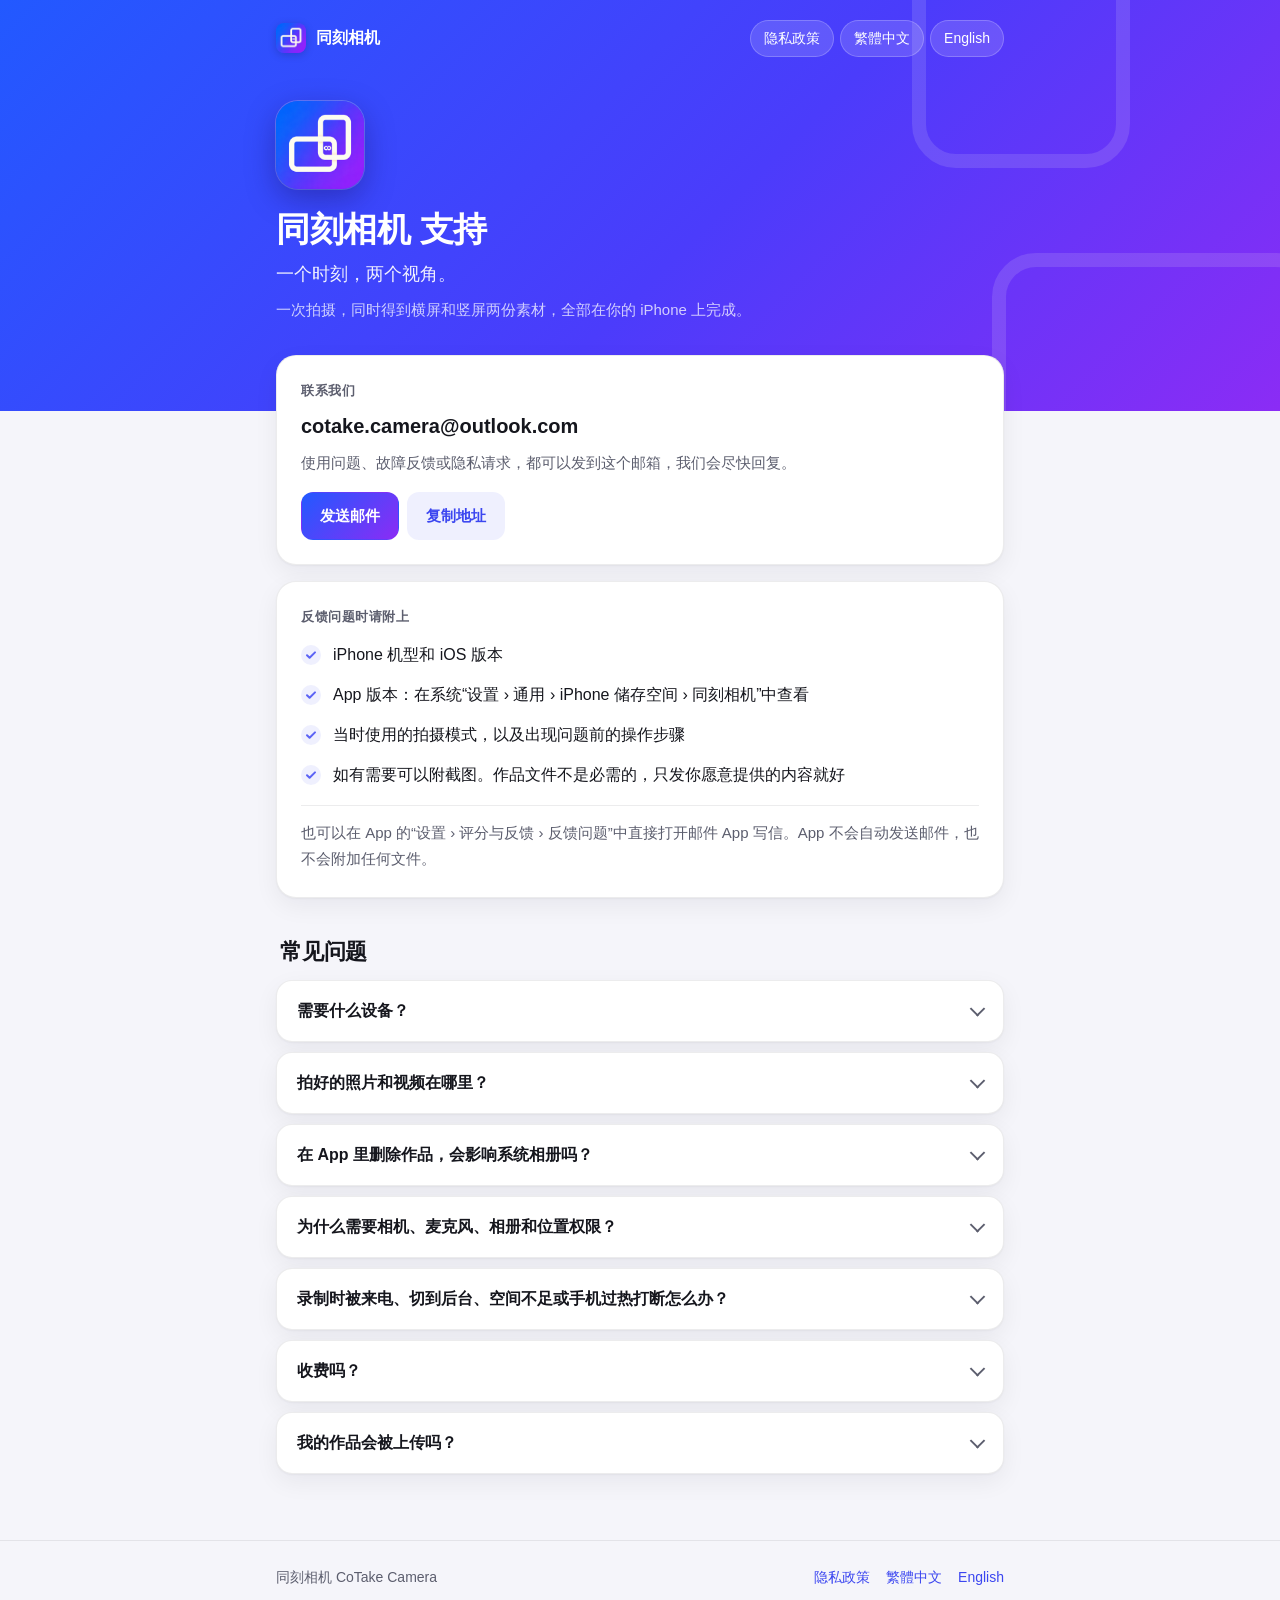
<file: index.html>
<!doctype html>
<html lang="zh-Hans">
<head>
<meta charset="utf-8">
<meta name="viewport" content="width=device-width, initial-scale=1">
<title>同刻相机 · 支持</title>
<meta name="description" content="同刻相机（CoTake Camera）支持与联系方式">
<meta name="theme-color" content="#3b46f0">
<link rel="icon" href="favicon.png">
<link rel="apple-touch-icon" href="apple-touch-icon.png">
<link rel="stylesheet" href="style.css">
<link rel="alternate" hreflang="zh-Hans" href="./">
<link rel="alternate" hreflang="zh-Hant" href="zh-hant/">
<link rel="alternate" hreflang="en" href="en/">
<link rel="alternate" hreflang="x-default" href="en/">
</head>
<body>
<header class="hero">
  <div class="wrap">
    <div class="topbar">
      <a class="mini" href="./"><img src="favicon.png" alt="">同刻相机</a>
      <nav class="pills"><a href="privacy/">隐私政策</a><a href="zh-hant/" lang="zh-Hant">繁體中文</a><a href="en/" lang="en">English</a></nav>
    </div>
    <div class="hero-body">
      <img class="app-icon" src="icon.png" alt="同刻相机图标">
      <h1>同刻相机 支持</h1>
      <p class="lead">一个时刻，两个视角。</p>
      <p class="sub">一次拍摄，同时得到横屏和竖屏两份素材，全部在你的 iPhone 上完成。</p>
    </div>
  </div>
</header>

<main class="content">
  <div class="wrap">
    <section class="card contact">
      <div>
        <p class="eyebrow">联系我们</p>
        <p class="addr">cotake.camera@outlook.com</p>
        <p class="note">使用问题、故障反馈或隐私请求，都可以发到这个邮箱，我们会尽快回复。</p>
      </div>
      <div class="actions">
        <a class="btn btn-primary" href="mailto:cotake.camera@outlook.com">发送邮件</a>
        <button class="btn btn-ghost" type="button" data-copy="cotake.camera@outlook.com" data-done="已复制">复制地址</button>
      </div>
    </section>

    <section class="card">
      <p class="eyebrow">反馈问题时请附上</p>
      <ul class="checks">
        <li>iPhone 机型和 iOS 版本</li>
        <li>App 版本：在系统“设置 › 通用 › iPhone 储存空间 › 同刻相机”中查看</li>
        <li>当时使用的拍摄模式，以及出现问题前的操作步骤</li>
        <li>如有需要可以附截图。作品文件不是必需的，只发你愿意提供的内容就好</li>
      </ul>
      <p class="hint">也可以在 App 的“设置 › 评分与反馈 › 反馈问题”中直接打开邮件 App 写信。App 不会自动发送邮件，也不会附加任何文件。</p>
    </section>

    <h2 class="section-title">常见问题</h2>
    <div class="faq">
      <details>
        <summary>需要什么设备？</summary>
        <div><p>需要 iOS 17 或更高版本的 iPhone。双镜头同时拍摄要求手机支持多个摄像头同时工作；App 会按你手机实际具备的镜头显示可用模式，不支持的组合不会出现。</p></div>
      </details>
      <details>
        <summary>拍好的照片和视频在哪里？</summary>
        <div><p>作品会先保存在 App 内的“作品”中。需要时，在作品详情里点保存，即可复制到系统相册。<strong>尚未保存到系统相册的作品只存在于 App 内，删除 App 会把它们一起删除。</strong></p></div>
      </details>
      <details>
        <summary>在 App 里删除作品，会影响系统相册吗？</summary>
        <div><p>不会。App 内删除只删除所选的那一份本地文件，不会删除与它配对拍摄的另一份，也不会删除已经保存到系统相册的副本。</p></div>
      </details>
      <details>
        <summary>为什么需要相机、麦克风、相册和位置权限？</summary>
        <div><p>相机用于拍摄；麦克风用于录制视频声音，只拍照不需要；相册权限只用于把你选中的作品添加进去，App 不读取相册里已有的内容。位置是可选的，“记录拍摄位置”默认关闭，开启后只给新作品附上拍摄地点。你可以随时在系统“设置”中修改这些权限。</p></div>
      </details>
      <details>
        <summary>录制时被来电、切到后台、空间不足或手机过热打断怎么办？</summary>
        <div><p>App 会停止录制，并尽量保留已经录下的部分。请打开“作品”检查，App 会提示哪些素材只保存了一部分。如果反复出现，欢迎来信告诉我们。</p></div>
      </details>
      <details>
        <summary>收费吗？</summary>
        <div><p>当前版本免费，没有内购和广告，也不需要注册账号。</p></div>
      </details>
      <details>
        <summary>我的作品会被上传吗？</summary>
        <div><p>App 不会自动上传你的作品、位置或使用记录。如果你主动使用 App 内的系统分享，所选照片或视频的原文件会交给你选择的 App、联系人或服务；文件可能保留拍摄时间、设备型号和地点等元数据，App 不会自动移除。分享前请确认文件及其中的信息适合交给该目标；接收方按其自身规则处理。详细说明见<a href="privacy/">隐私政策</a>。</p></div>
      </details>
    </div>
  </div>
</main>

<footer>
  <div class="wrap">
    <span>同刻相机 CoTake Camera</span>
    <nav><a href="privacy/">隐私政策</a><a href="zh-hant/" lang="zh-Hant">繁體中文</a><a href="en/" lang="en">English</a></nav>
  </div>
</footer>
<script src="copy.js"></script>
</body>
</html>
</file>
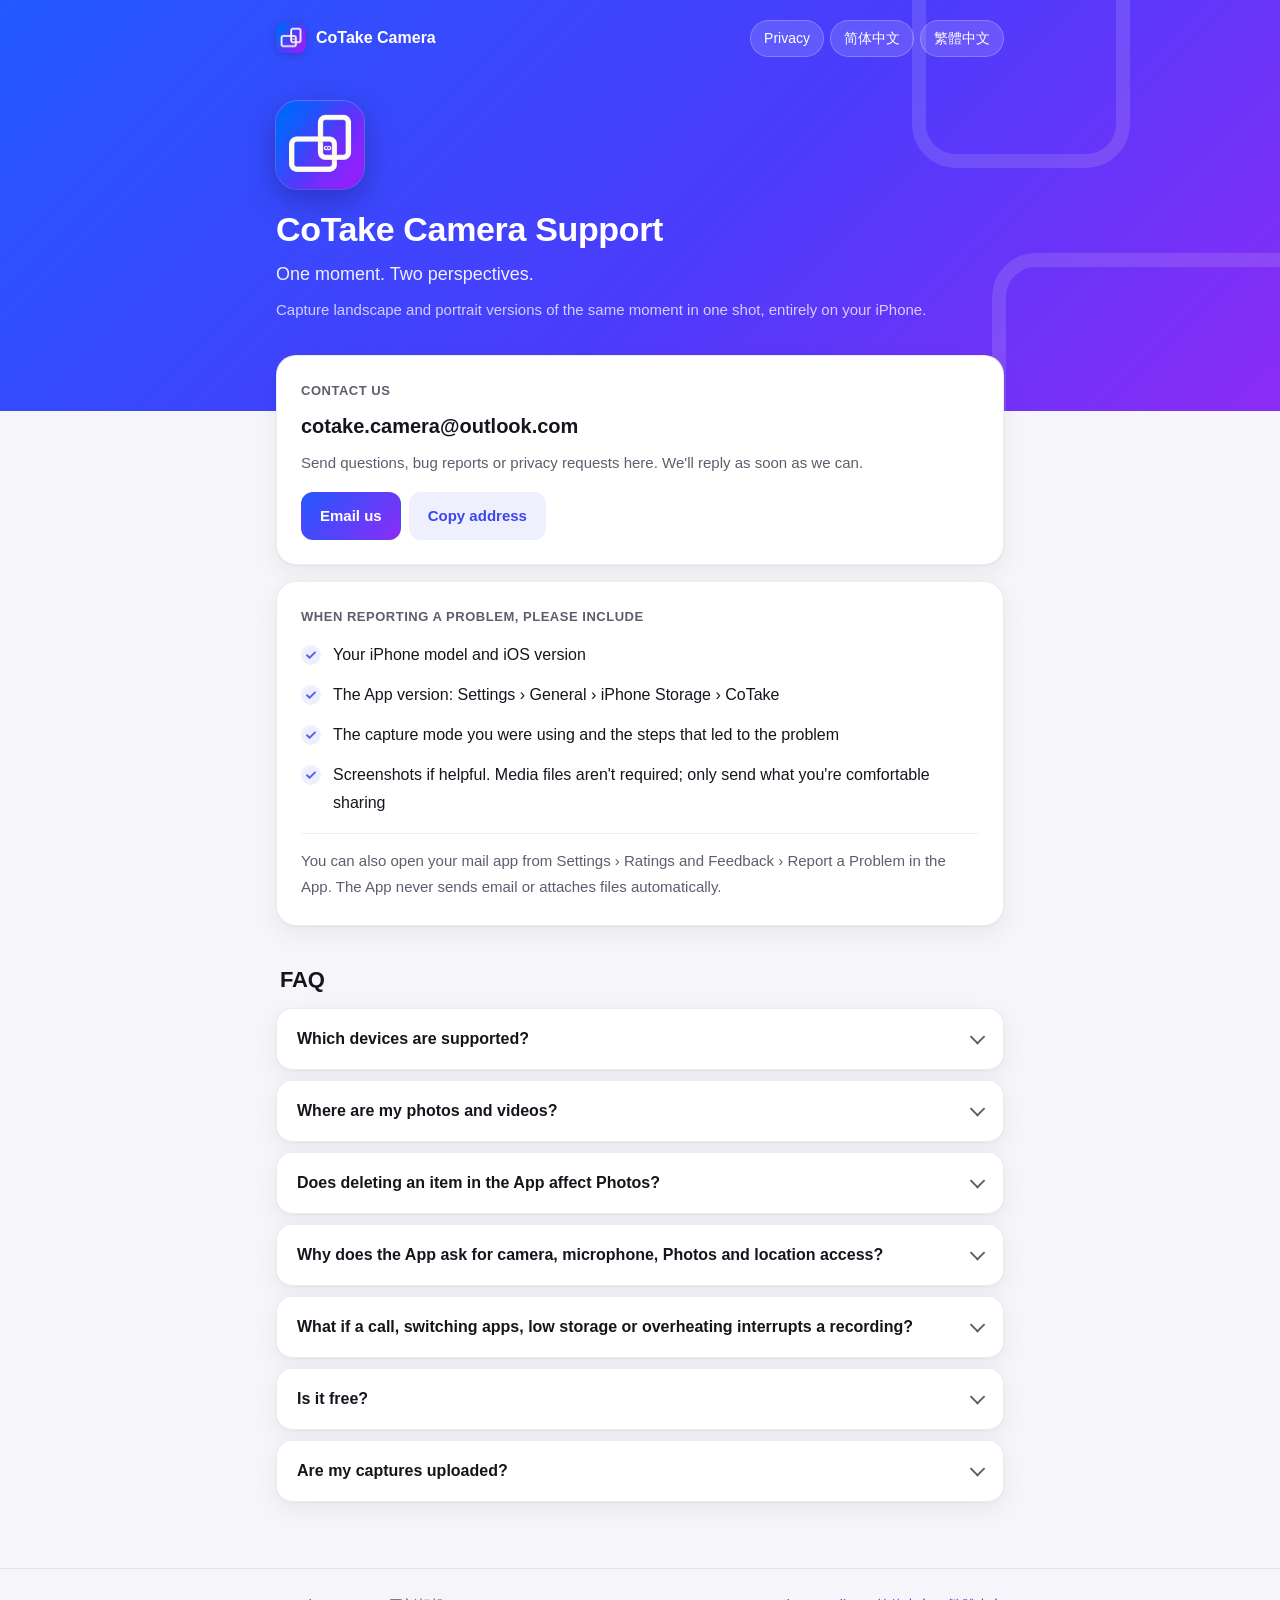
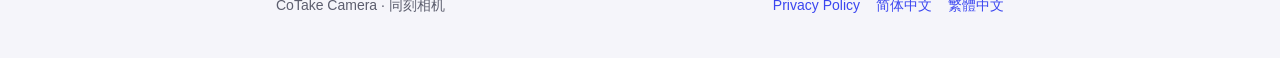
<file: en/index.html>
<!doctype html>
<html lang="en">
<head>
<meta charset="utf-8">
<meta name="viewport" content="width=device-width, initial-scale=1">
<title>CoTake Camera · Support</title>
<meta name="description" content="Support and contact for CoTake Camera">
<meta name="theme-color" content="#3b46f0">
<link rel="icon" href="../favicon.png">
<link rel="apple-touch-icon" href="../apple-touch-icon.png">
<link rel="stylesheet" href="../style.css">
<link rel="alternate" hreflang="zh-Hans" href="../">
<link rel="alternate" hreflang="zh-Hant" href="../zh-hant/">
<link rel="alternate" hreflang="en" href="./">
<link rel="alternate" hreflang="x-default" href="./">
</head>
<body>
<header class="hero">
  <div class="wrap">
    <div class="topbar">
      <a class="mini" href="./"><img src="../favicon.png" alt="">CoTake Camera</a>
      <nav class="pills"><a href="privacy/">Privacy</a><a href="../" lang="zh-Hans">简体中文</a><a href="../zh-hant/" lang="zh-Hant">繁體中文</a></nav>
    </div>
    <div class="hero-body">
      <img class="app-icon" src="../icon.png" alt="CoTake Camera icon">
      <h1>CoTake Camera Support</h1>
      <p class="lead">One moment. Two perspectives.</p>
      <p class="sub">Capture landscape and portrait versions of the same moment in one shot, entirely on your iPhone.</p>
    </div>
  </div>
</header>

<main class="content">
  <div class="wrap">
    <section class="card contact">
      <div>
        <p class="eyebrow">Contact us</p>
        <p class="addr">cotake.camera@outlook.com</p>
        <p class="note">Send questions, bug reports or privacy requests here. We'll reply as soon as we can.</p>
      </div>
      <div class="actions">
        <a class="btn btn-primary" href="mailto:cotake.camera@outlook.com">Email us</a>
        <button class="btn btn-ghost" type="button" data-copy="cotake.camera@outlook.com" data-done="Copied">Copy address</button>
      </div>
    </section>

    <section class="card">
      <p class="eyebrow">When reporting a problem, please include</p>
      <ul class="checks">
        <li>Your iPhone model and iOS version</li>
        <li>The App version: Settings › General › iPhone Storage › CoTake</li>
        <li>The capture mode you were using and the steps that led to the problem</li>
        <li>Screenshots if helpful. Media files aren't required; only send what you're comfortable sharing</li>
      </ul>
      <p class="hint">You can also open your mail app from Settings › Ratings and Feedback › Report a Problem in the App. The App never sends email or attaches files automatically.</p>
    </section>

    <h2 class="section-title">FAQ</h2>
    <div class="faq">
      <details>
        <summary>Which devices are supported?</summary>
        <div><p>An iPhone running iOS 17 or later. Capturing with two cameras at once requires an iPhone that supports simultaneous camera capture. The App only shows the modes your iPhone's cameras actually support.</p></div>
      </details>
      <details>
        <summary>Where are my photos and videos?</summary>
        <div><p>New captures are kept in the App's Library first. Open an item and tap save to copy it to Photos. <strong>Items you haven't saved to Photos exist only inside the App and are removed if you delete the App.</strong></p></div>
      </details>
      <details>
        <summary>Does deleting an item in the App affect Photos?</summary>
        <div><p>No. Deleting in the App removes only the selected local file. Its paired item and any copy already saved to Photos stay where they are.</p></div>
      </details>
      <details>
        <summary>Why does the App ask for camera, microphone, Photos and location access?</summary>
        <div><p>The camera is used to capture. The microphone records sound for videos and isn't needed for photos. Photos access is used only to add items you choose to save; the App doesn't read your existing library. Location is optional: Record location is off by default and, when on, only tags new captures with where they were taken. You can change these permissions anytime in system Settings.</p></div>
      </details>
      <details>
        <summary>What if a call, switching apps, low storage or overheating interrupts a recording?</summary>
        <div><p>The App stops recording and keeps as much of the recorded media as possible. Check the Library, where the App marks items that were only partly saved. If it keeps happening, please let us know.</p></div>
      </details>
      <details>
        <summary>Is it free?</summary>
        <div><p>The current version is free, with no in-app purchases, ads or account sign-up.</p></div>
      </details>
      <details>
        <summary>Are my captures uploaded?</summary>
        <div><p>The App never automatically uploads your media, location or usage records. If you choose to share using the system share sheet in the App, the original photo or video file is provided to the app, person or service you select. The file may retain metadata such as the capture time, device model and location; the App does not automatically remove it. Before sharing, check that the file and its information are appropriate to give to that recipient, who handles them under its own rules. See the <a href="privacy/">Privacy Policy</a> for details.</p></div>
      </details>
    </div>
  </div>
</main>

<footer>
  <div class="wrap">
    <span>CoTake Camera · 同刻相机</span>
    <nav><a href="privacy/">Privacy Policy</a><a href="../" lang="zh-Hans">简体中文</a><a href="../zh-hant/" lang="zh-Hant">繁體中文</a></nav>
  </div>
</footer>
<script src="../copy.js"></script>
</body>
</html>
</file>
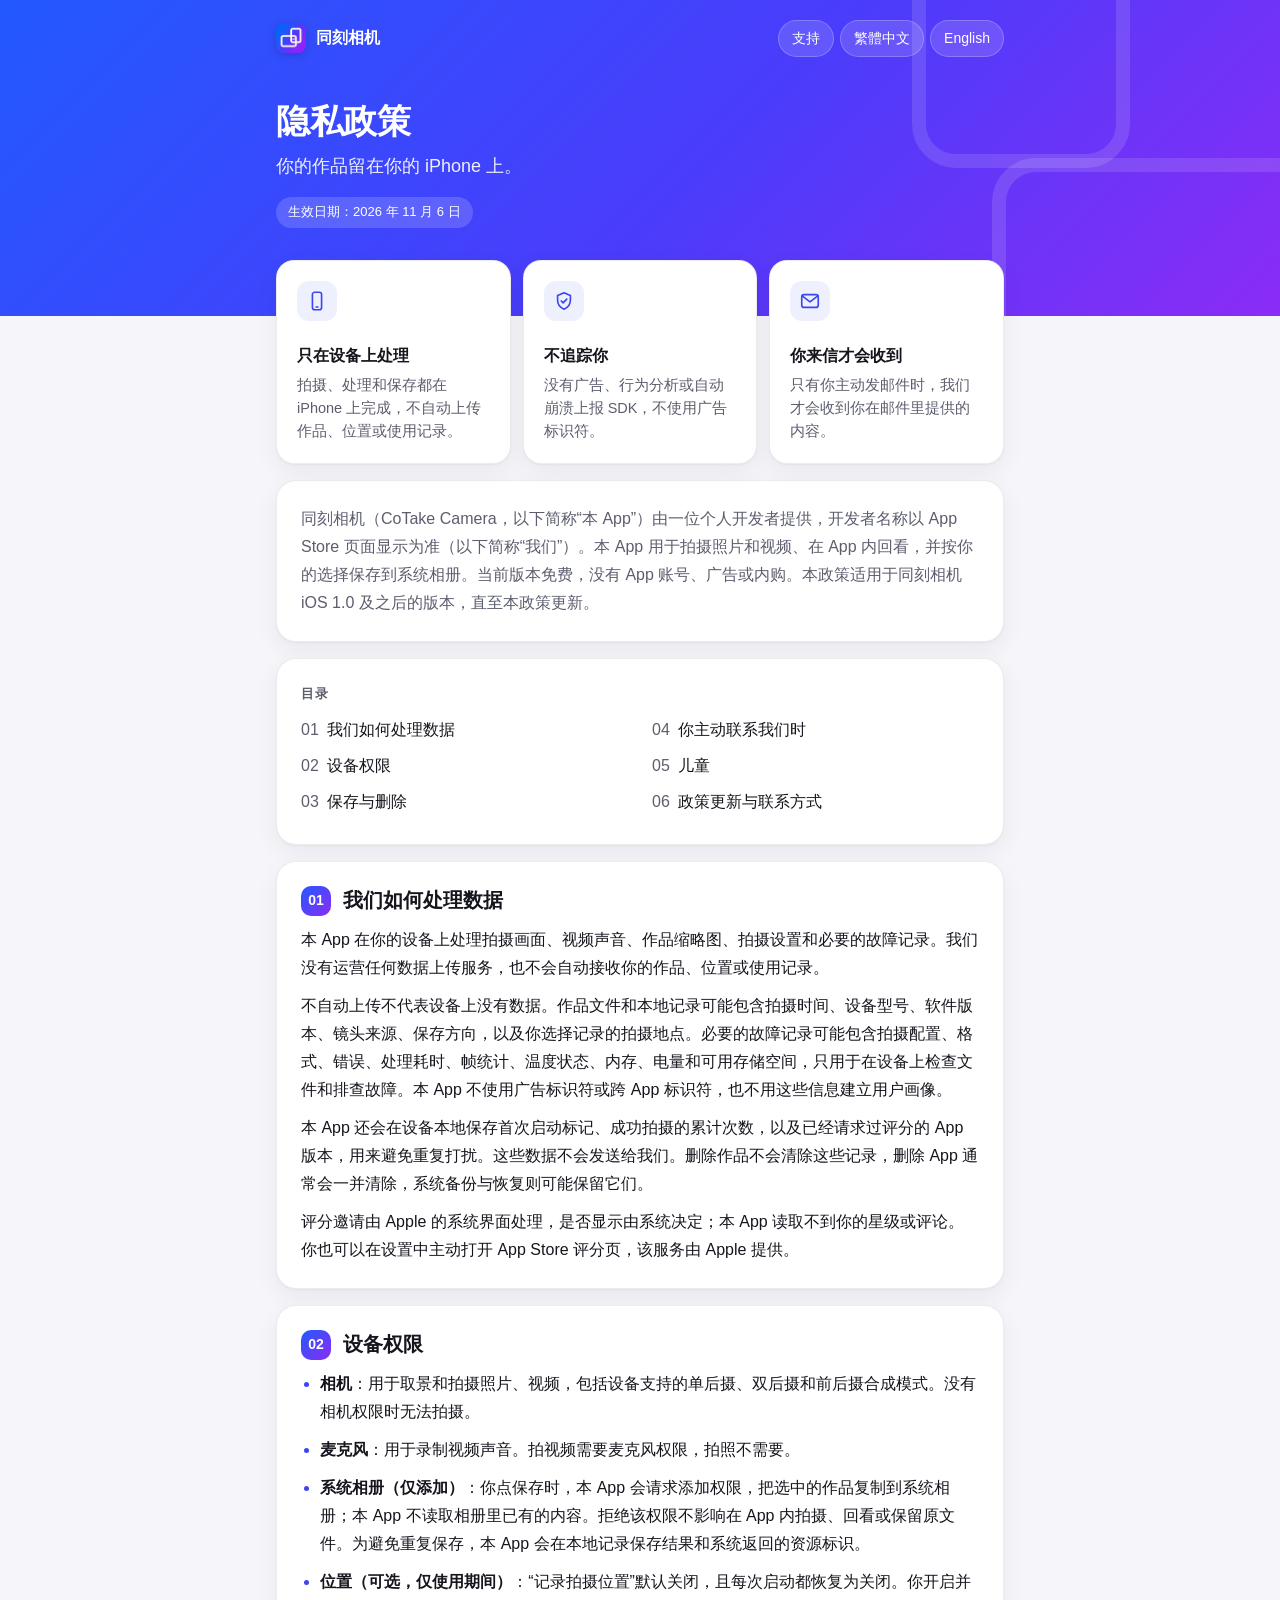
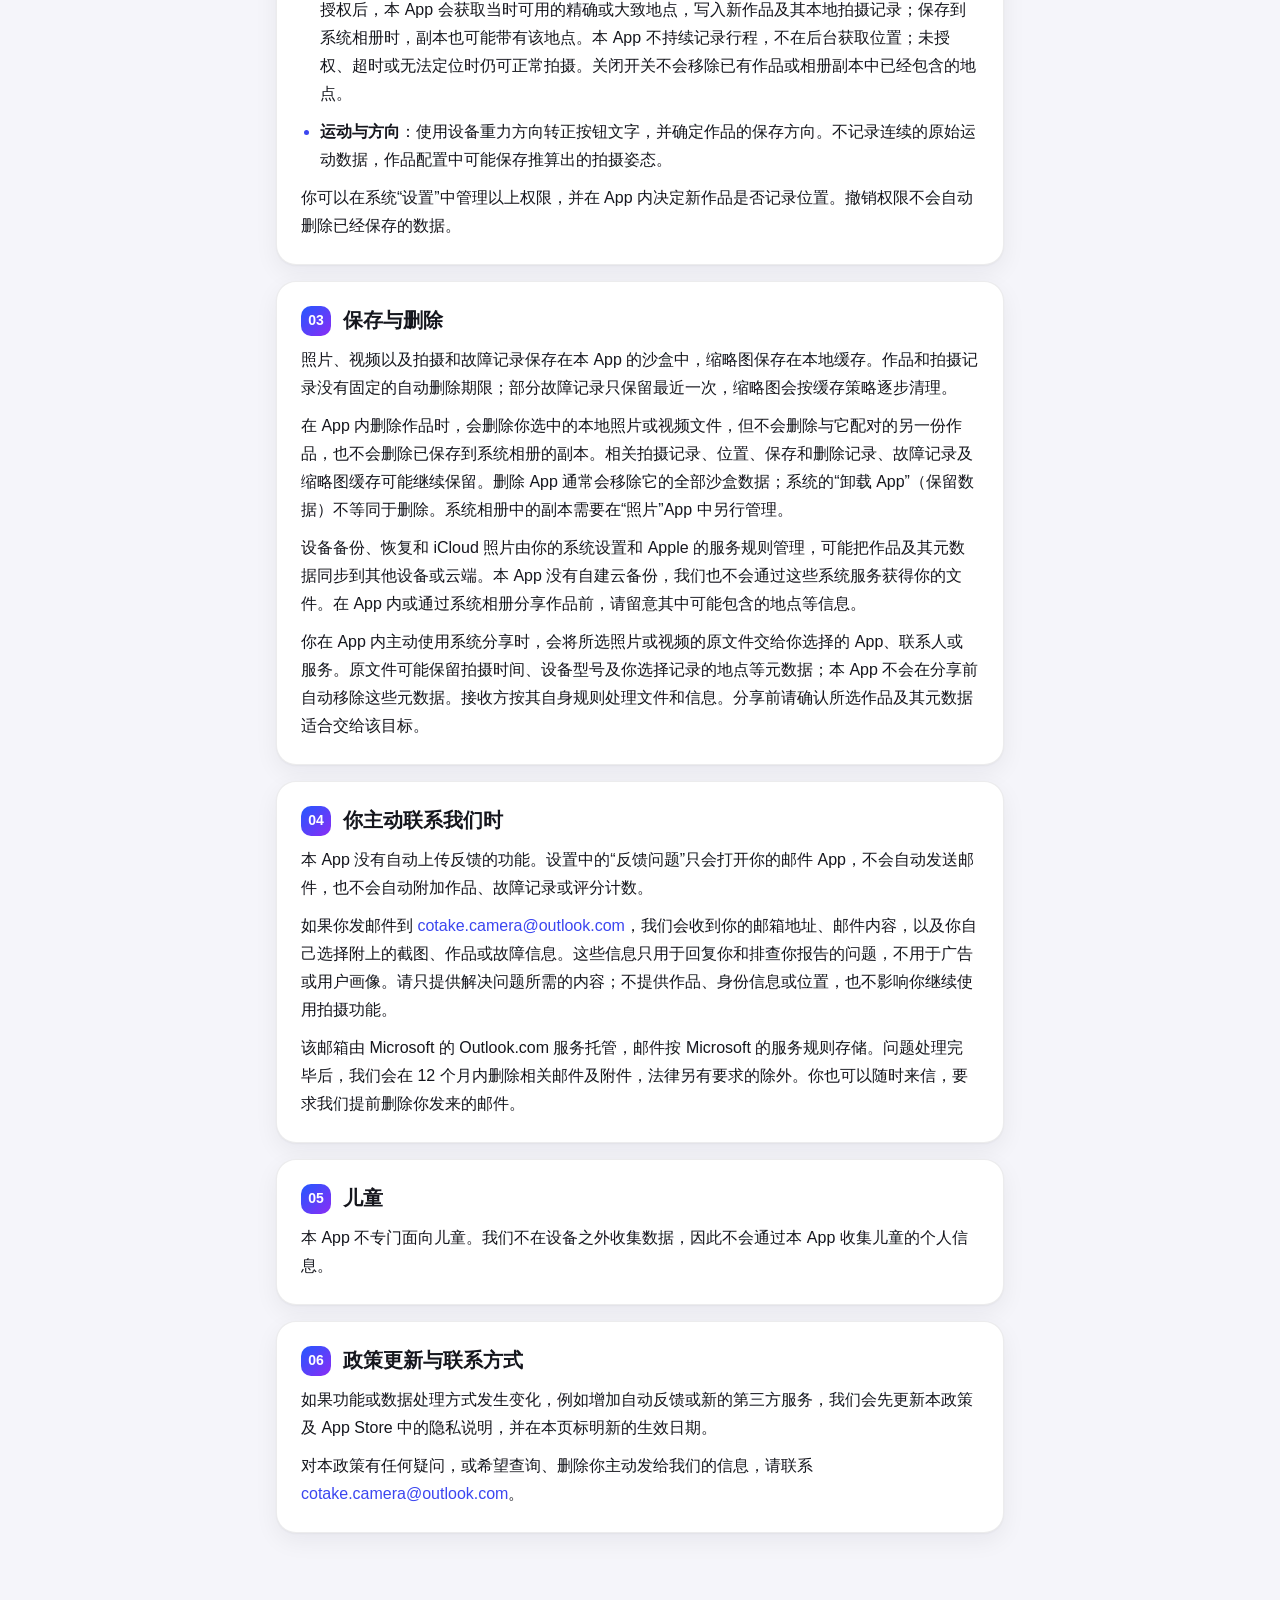
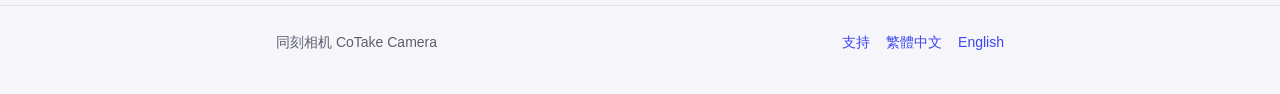
<file: privacy/index.html>
<!doctype html>
<html lang="zh-Hans">
<head>
<meta charset="utf-8">
<meta name="viewport" content="width=device-width, initial-scale=1">
<title>隐私政策 · 同刻相机</title>
<meta name="description" content="同刻相机（CoTake Camera）隐私政策">
<meta name="theme-color" content="#3b46f0">
<link rel="icon" href="../favicon.png">
<link rel="apple-touch-icon" href="../apple-touch-icon.png">
<link rel="stylesheet" href="../style.css">
<link rel="alternate" hreflang="zh-Hans" href="./">
<link rel="alternate" hreflang="zh-Hant" href="../zh-hant/privacy/">
<link rel="alternate" hreflang="en" href="../en/privacy/">
<link rel="alternate" hreflang="x-default" href="../en/privacy/">
</head>
<body>
<header class="hero">
  <div class="wrap">
    <div class="topbar">
      <a class="mini" href="../"><img src="../favicon.png" alt="">同刻相机</a>
      <nav class="pills"><a href="../">支持</a><a href="../zh-hant/privacy/" lang="zh-Hant">繁體中文</a><a href="../en/privacy/" lang="en">English</a></nav>
    </div>
    <div class="hero-body">
      <h1>隐私政策</h1>
      <p class="lead">你的作品留在你的 iPhone 上。</p>
      <span class="chip">生效日期：2026 年 11 月 6 日</span>
    </div>
  </div>
</header>

<main class="content">
  <div class="wrap">
    <div class="highlights">
      <div class="hl">
        <svg viewBox="0 0 24 24" aria-hidden="true"><rect x="7" y="2.5" width="10" height="19" rx="2.5"/><path d="M11 18.5h2"/></svg>
        <h3>只在设备上处理</h3>
        <p>拍摄、处理和保存都在 iPhone 上完成，不自动上传作品、位置或使用记录。</p>
      </div>
      <div class="hl">
        <svg viewBox="0 0 24 24" aria-hidden="true"><path d="M12 3l7 3v5c0 4.5-3 8.3-7 10-4-1.7-7-5.5-7-10V6l7-3z"/><path d="M9 12l2 2 4-4"/></svg>
        <h3>不追踪你</h3>
        <p>没有广告、行为分析或自动崩溃上报 SDK，不使用广告标识符。</p>
      </div>
      <div class="hl">
        <svg viewBox="0 0 24 24" aria-hidden="true"><rect x="3" y="5" width="18" height="14" rx="2.5"/><path d="M3.5 6.5L12 13l8.5-6.5"/></svg>
        <h3>你来信才会收到</h3>
        <p>只有你主动发邮件时，我们才会收到你在邮件里提供的内容。</p>
      </div>
    </div>

    <section class="card">
      <p class="intro">同刻相机（CoTake Camera，以下简称“本 App”）由一位个人开发者提供，开发者名称以 App Store 页面显示为准（以下简称“我们”）。本 App 用于拍摄照片和视频、在 App 内回看，并按你的选择保存到系统相册。当前版本免费，没有 App 账号、广告或内购。本政策适用于同刻相机 iOS 1.0 及之后的版本，直至本政策更新。</p>
    </section>

    <nav class="card toc" aria-label="目录">
      <p class="eyebrow">目录</p>
      <ol>
        <li><a href="#data"><span>01</span>我们如何处理数据</a></li>
        <li><a href="#permissions"><span>02</span>设备权限</a></li>
        <li><a href="#storage"><span>03</span>保存与删除</a></li>
        <li><a href="#contact"><span>04</span>你主动联系我们时</a></li>
        <li><a href="#children"><span>05</span>儿童</a></li>
        <li><a href="#changes"><span>06</span>政策更新与联系方式</a></li>
      </ol>
    </nav>

    <div class="policy">
      <section class="card" id="data">
        <h2><span class="num">01</span>我们如何处理数据</h2>
        <p>本 App 在你的设备上处理拍摄画面、视频声音、作品缩略图、拍摄设置和必要的故障记录。我们没有运营任何数据上传服务，也不会自动接收你的作品、位置或使用记录。</p>
        <p>不自动上传不代表设备上没有数据。作品文件和本地记录可能包含拍摄时间、设备型号、软件版本、镜头来源、保存方向，以及你选择记录的拍摄地点。必要的故障记录可能包含拍摄配置、格式、错误、处理耗时、帧统计、温度状态、内存、电量和可用存储空间，只用于在设备上检查文件和排查故障。本 App 不使用广告标识符或跨 App 标识符，也不用这些信息建立用户画像。</p>
        <p>本 App 还会在设备本地保存首次启动标记、成功拍摄的累计次数，以及已经请求过评分的 App 版本，用来避免重复打扰。这些数据不会发送给我们。删除作品不会清除这些记录，删除 App 通常会一并清除，系统备份与恢复则可能保留它们。</p>
        <p>评分邀请由 Apple 的系统界面处理，是否显示由系统决定；本 App 读取不到你的星级或评论。你也可以在设置中主动打开 App Store 评分页，该服务由 Apple 提供。</p>
      </section>

      <section class="card" id="permissions">
        <h2><span class="num">02</span>设备权限</h2>
        <ul>
          <li><strong>相机</strong>：用于取景和拍摄照片、视频，包括设备支持的单后摄、双后摄和前后摄合成模式。没有相机权限时无法拍摄。</li>
          <li><strong>麦克风</strong>：用于录制视频声音。拍视频需要麦克风权限，拍照不需要。</li>
          <li><strong>系统相册（仅添加）</strong>：你点保存时，本 App 会请求添加权限，把选中的作品复制到系统相册；本 App 不读取相册里已有的内容。拒绝该权限不影响在 App 内拍摄、回看或保留原文件。为避免重复保存，本 App 会在本地记录保存结果和系统返回的资源标识。</li>
          <li><strong>位置（可选，仅使用期间）</strong>：“记录拍摄位置”默认关闭，且每次启动都恢复为关闭。你开启并授权后，本 App 会获取当时可用的精确或大致地点，写入新作品及其本地拍摄记录；保存到系统相册时，副本也可能带有该地点。本 App 不持续记录行程，不在后台获取位置；未授权、超时或无法定位时仍可正常拍摄。关闭开关不会移除已有作品或相册副本中已经包含的地点。</li>
          <li><strong>运动与方向</strong>：使用设备重力方向转正按钮文字，并确定作品的保存方向。不记录连续的原始运动数据，作品配置中可能保存推算出的拍摄姿态。</li>
        </ul>
        <p>你可以在系统“设置”中管理以上权限，并在 App 内决定新作品是否记录位置。撤销权限不会自动删除已经保存的数据。</p>
      </section>

      <section class="card" id="storage">
        <h2><span class="num">03</span>保存与删除</h2>
        <p>照片、视频以及拍摄和故障记录保存在本 App 的沙盒中，缩略图保存在本地缓存。作品和拍摄记录没有固定的自动删除期限；部分故障记录只保留最近一次，缩略图会按缓存策略逐步清理。</p>
        <p>在 App 内删除作品时，会删除你选中的本地照片或视频文件，但不会删除与它配对的另一份作品，也不会删除已保存到系统相册的副本。相关拍摄记录、位置、保存和删除记录、故障记录及缩略图缓存可能继续保留。删除 App 通常会移除它的全部沙盒数据；系统的“卸载 App”（保留数据）不等同于删除。系统相册中的副本需要在“照片”App 中另行管理。</p>
        <p>设备备份、恢复和 iCloud 照片由你的系统设置和 Apple 的服务规则管理，可能把作品及其元数据同步到其他设备或云端。本 App 没有自建云备份，我们也不会通过这些系统服务获得你的文件。在 App 内或通过系统相册分享作品前，请留意其中可能包含的地点等信息。</p>
        <p>你在 App 内主动使用系统分享时，会将所选照片或视频的原文件交给你选择的 App、联系人或服务。原文件可能保留拍摄时间、设备型号及你选择记录的地点等元数据；本 App 不会在分享前自动移除这些元数据。接收方按其自身规则处理文件和信息。分享前请确认所选作品及其元数据适合交给该目标。</p>
      </section>

      <section class="card" id="contact">
        <h2><span class="num">04</span>你主动联系我们时</h2>
        <p>本 App 没有自动上传反馈的功能。设置中的“反馈问题”只会打开你的邮件 App，不会自动发送邮件，也不会自动附加作品、故障记录或评分计数。</p>
        <p>如果你发邮件到 <a href="mailto:cotake.camera@outlook.com">cotake.camera@outlook.com</a>，我们会收到你的邮箱地址、邮件内容，以及你自己选择附上的截图、作品或故障信息。这些信息只用于回复你和排查你报告的问题，不用于广告或用户画像。请只提供解决问题所需的内容；不提供作品、身份信息或位置，也不影响你继续使用拍摄功能。</p>
        <p>该邮箱由 Microsoft 的 Outlook.com 服务托管，邮件按 Microsoft 的服务规则存储。问题处理完毕后，我们会在 12 个月内删除相关邮件及附件，法律另有要求的除外。你也可以随时来信，要求我们提前删除你发来的邮件。</p>
      </section>

      <section class="card" id="children">
        <h2><span class="num">05</span>儿童</h2>
        <p>本 App 不专门面向儿童。我们不在设备之外收集数据，因此不会通过本 App 收集儿童的个人信息。</p>
      </section>

      <section class="card" id="changes">
        <h2><span class="num">06</span>政策更新与联系方式</h2>
        <p>如果功能或数据处理方式发生变化，例如增加自动反馈或新的第三方服务，我们会先更新本政策及 App Store 中的隐私说明，并在本页标明新的生效日期。</p>
        <p>对本政策有任何疑问，或希望查询、删除你主动发给我们的信息，请联系 <a href="mailto:cotake.camera@outlook.com">cotake.camera@outlook.com</a>。</p>
      </section>
    </div>
  </div>
</main>

<footer>
  <div class="wrap">
    <span>同刻相机 CoTake Camera</span>
    <nav><a href="../">支持</a><a href="../zh-hant/privacy/" lang="zh-Hant">繁體中文</a><a href="../en/privacy/" lang="en">English</a></nav>
  </div>
</footer>
</body>
</html>
</file>
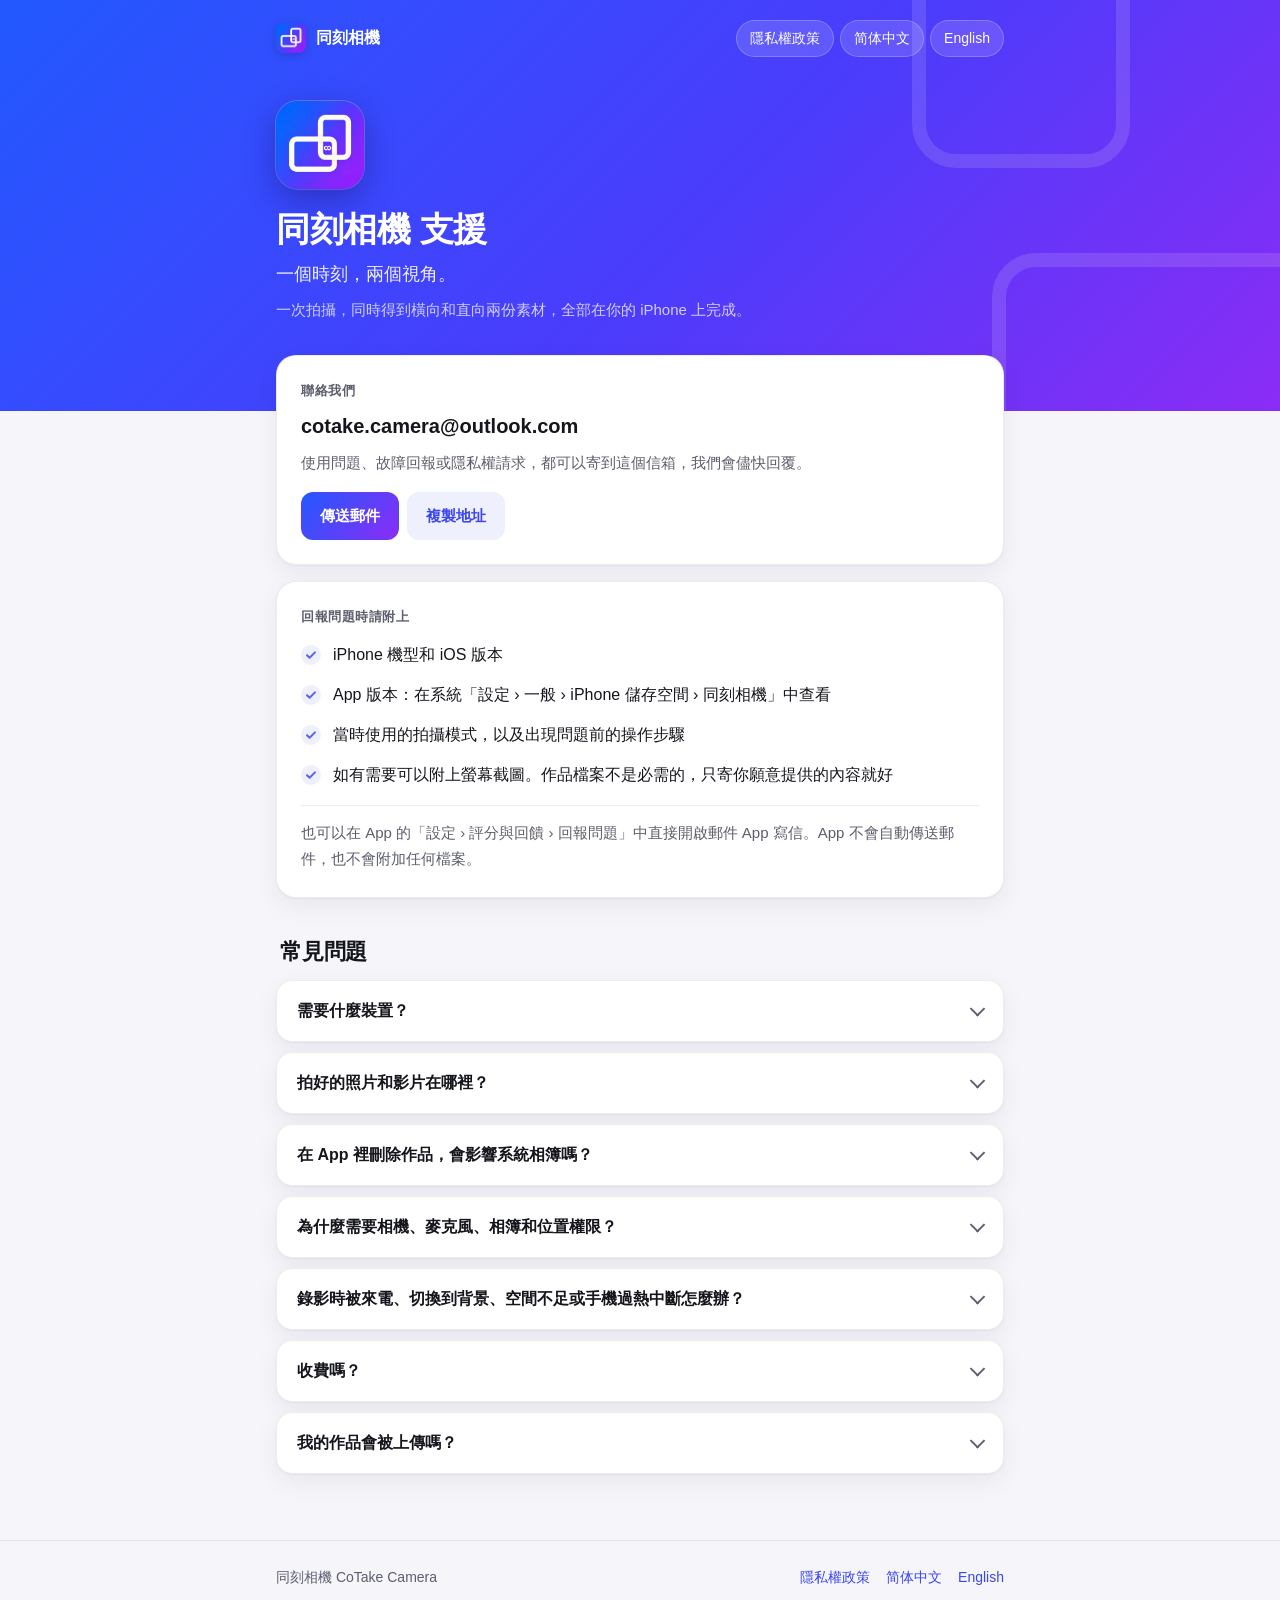
<file: zh-hant/index.html>
<!doctype html>
<html lang="zh-Hant">
<head>
<meta charset="utf-8">
<meta name="viewport" content="width=device-width, initial-scale=1">
<title>同刻相機 · 支援</title>
<meta name="description" content="同刻相機（CoTake Camera）支援與聯絡方式">
<meta name="theme-color" content="#3b46f0">
<link rel="icon" href="../favicon.png">
<link rel="apple-touch-icon" href="../apple-touch-icon.png">
<link rel="stylesheet" href="../style.css">
<link rel="alternate" hreflang="zh-Hans" href="../">
<link rel="alternate" hreflang="zh-Hant" href="./">
<link rel="alternate" hreflang="en" href="../en/">
<link rel="alternate" hreflang="x-default" href="../en/">
</head>
<body>
<header class="hero">
  <div class="wrap">
    <div class="topbar">
      <a class="mini" href="./"><img src="../favicon.png" alt="">同刻相機</a>
      <nav class="pills"><a href="privacy/">隱私權政策</a><a href="../" lang="zh-Hans">简体中文</a><a href="../en/" lang="en">English</a></nav>
    </div>
    <div class="hero-body">
      <img class="app-icon" src="../icon.png" alt="同刻相機圖示">
      <h1>同刻相機 支援</h1>
      <p class="lead">一個時刻，兩個視角。</p>
      <p class="sub">一次拍攝，同時得到橫向和直向兩份素材，全部在你的 iPhone 上完成。</p>
    </div>
  </div>
</header>

<main class="content">
  <div class="wrap">
    <section class="card contact">
      <div>
        <p class="eyebrow">聯絡我們</p>
        <p class="addr">cotake.camera@outlook.com</p>
        <p class="note">使用問題、故障回報或隱私權請求，都可以寄到這個信箱，我們會儘快回覆。</p>
      </div>
      <div class="actions">
        <a class="btn btn-primary" href="mailto:cotake.camera@outlook.com">傳送郵件</a>
        <button class="btn btn-ghost" type="button" data-copy="cotake.camera@outlook.com" data-done="已複製">複製地址</button>
      </div>
    </section>

    <section class="card">
      <p class="eyebrow">回報問題時請附上</p>
      <ul class="checks">
        <li>iPhone 機型和 iOS 版本</li>
        <li>App 版本：在系統「設定 › 一般 › iPhone 儲存空間 › 同刻相機」中查看</li>
        <li>當時使用的拍攝模式，以及出現問題前的操作步驟</li>
        <li>如有需要可以附上螢幕截圖。作品檔案不是必需的，只寄你願意提供的內容就好</li>
      </ul>
      <p class="hint">也可以在 App 的「設定 › 評分與回饋 › 回報問題」中直接開啟郵件 App 寫信。App 不會自動傳送郵件，也不會附加任何檔案。</p>
    </section>

    <h2 class="section-title">常見問題</h2>
    <div class="faq">
      <details>
        <summary>需要什麼裝置？</summary>
        <div><p>需要 iOS 17 或更新版本的 iPhone。雙鏡頭同時拍攝要求手機支援多個鏡頭同時運作；App 會依你手機實際具備的鏡頭顯示可用模式，不支援的組合不會出現。</p></div>
      </details>
      <details>
        <summary>拍好的照片和影片在哪裡？</summary>
        <div><p>作品會先儲存在 App 內的「作品」中。需要時，在作品詳細資訊裡點選儲存，即可複製到系統相簿。<strong>尚未儲存到系統相簿的作品只存在於 App 內，刪除 App 會把它們一起刪除。</strong></p></div>
      </details>
      <details>
        <summary>在 App 裡刪除作品，會影響系統相簿嗎？</summary>
        <div><p>不會。App 內刪除只刪除所選的那一份本機檔案，不會刪除與它配對拍攝的另一份，也不會刪除已經儲存到系統相簿的副本。</p></div>
      </details>
      <details>
        <summary>為什麼需要相機、麥克風、相簿和位置權限？</summary>
        <div><p>相機用於拍攝；麥克風用於錄製影片聲音，只拍照不需要；相簿權限只用於將你選取的作品加入其中，App 不讀取相簿裡已有的內容。位置是可選的，「記錄拍攝位置」預設關閉，開啟後只為新作品附上拍攝地點。你可以隨時在系統「設定」中修改這些權限。</p></div>
      </details>
      <details>
        <summary>錄影時被來電、切換到背景、空間不足或手機過熱中斷怎麼辦？</summary>
        <div><p>App 會停止錄影，並儘量保留已經錄下的部分。請開啟「作品」檢查，App 會提示哪些素材只儲存了一部分。如果反覆出現，歡迎來信告訴我們。</p></div>
      </details>
      <details>
        <summary>收費嗎？</summary>
        <div><p>目前版本免費，沒有 App 內購買和廣告，也不需要註冊帳號。</p></div>
      </details>
      <details>
        <summary>我的作品會被上傳嗎？</summary>
        <div><p>App 不會自動上傳你的作品、位置或使用記錄。如果你主動使用 App 內的系統分享，所選照片或影片的原始檔案會交給你選擇的 App、聯絡人或服務；檔案可能保留拍攝時間、裝置型號和地點等詮釋資料，App 不會自動移除。分享前請確認檔案及其中的資訊適合交給該對象；接收方依其自身規則處理。詳細說明見<a href="privacy/">隱私權政策</a>。</p></div>
      </details>
    </div>
  </div>
</main>

<footer>
  <div class="wrap">
    <span>同刻相機 CoTake Camera</span>
    <nav><a href="privacy/">隱私權政策</a><a href="../" lang="zh-Hans">简体中文</a><a href="../en/" lang="en">English</a></nav>
  </div>
</footer>
<script src="../copy.js"></script>
</body>
</html>
</file>
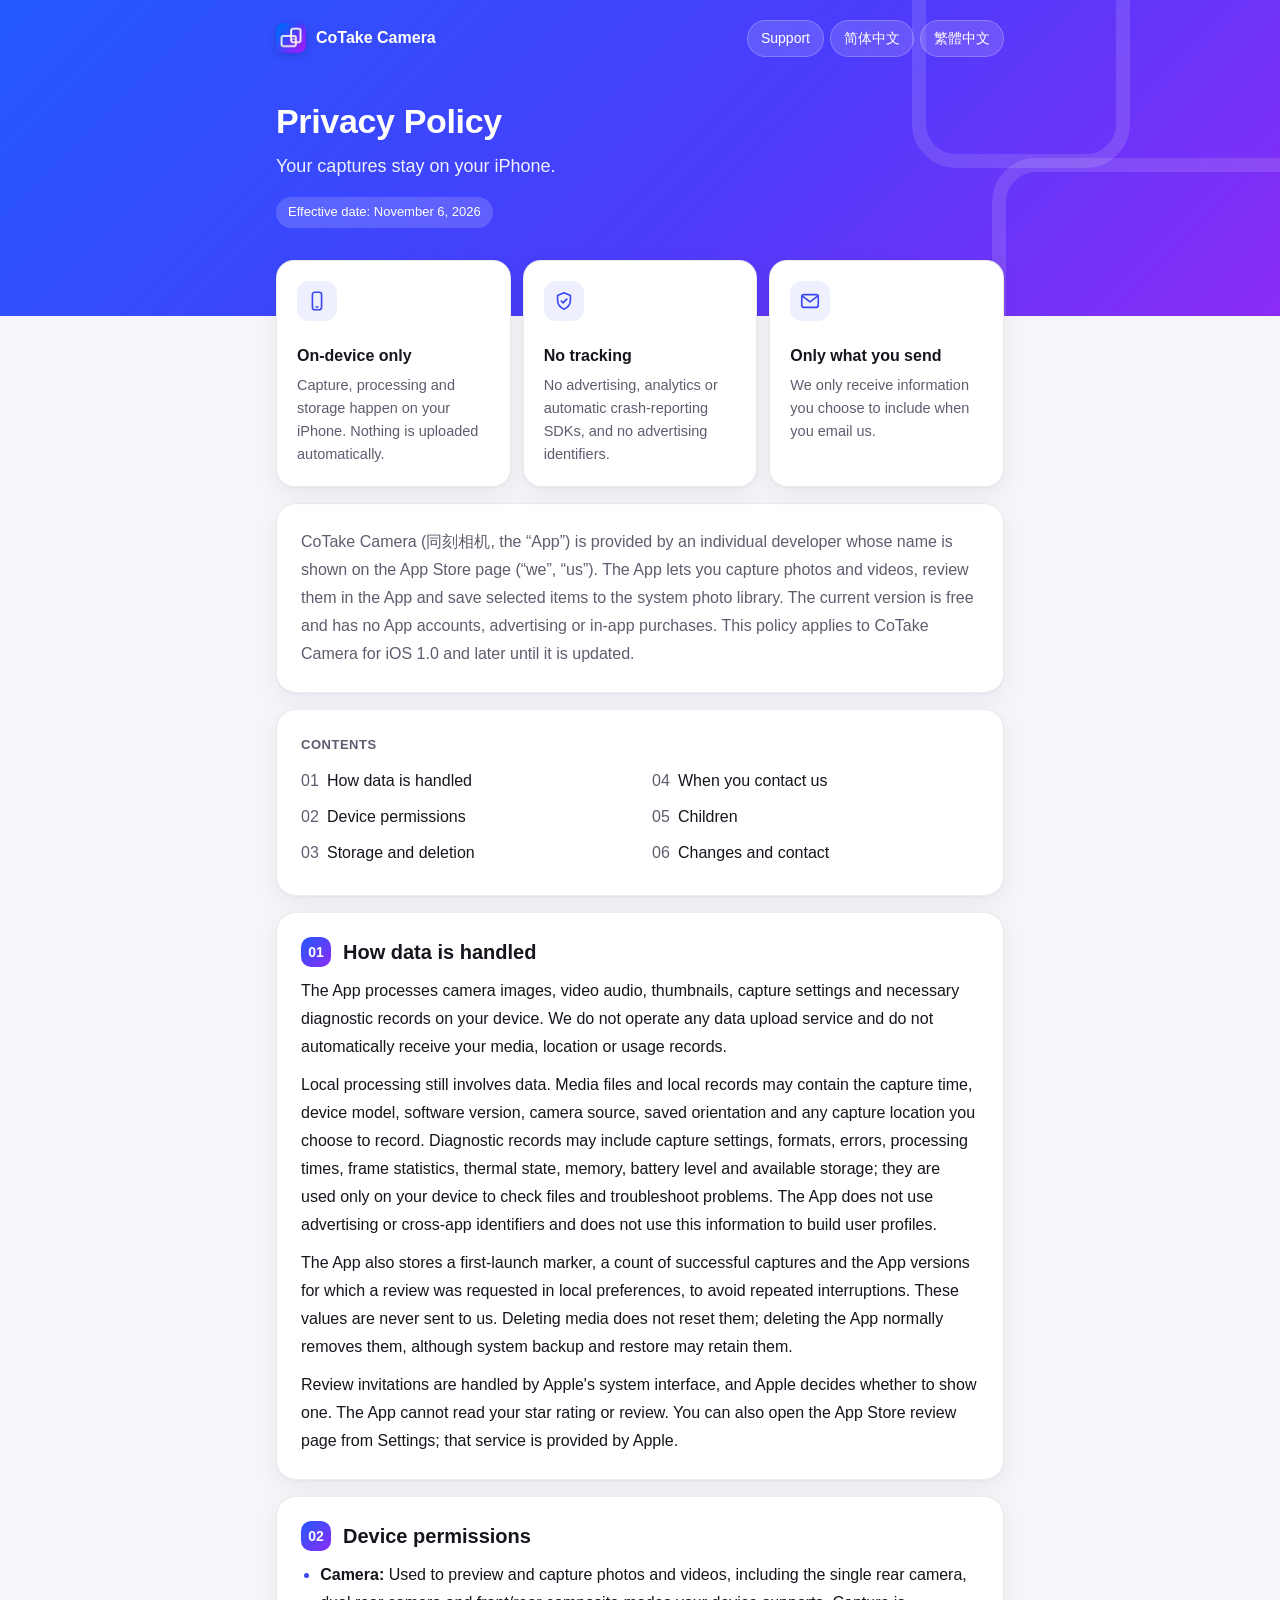
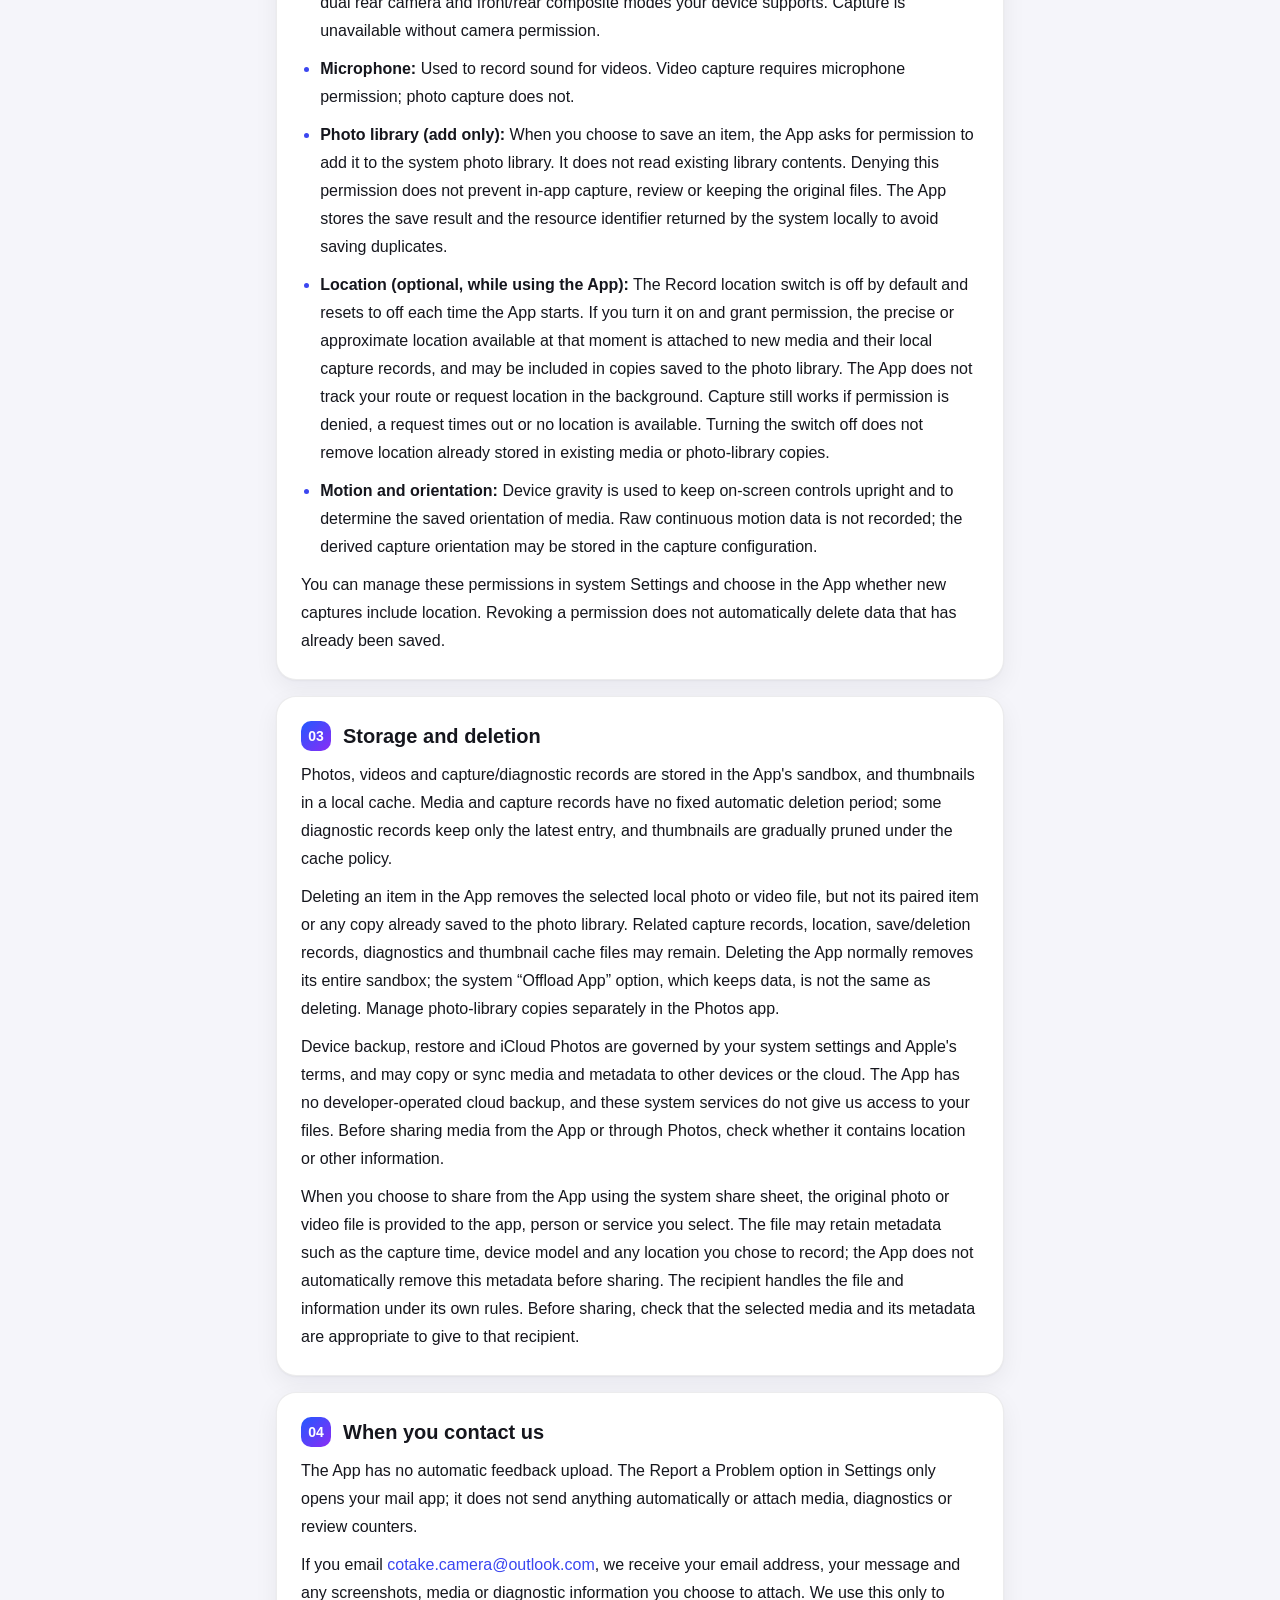
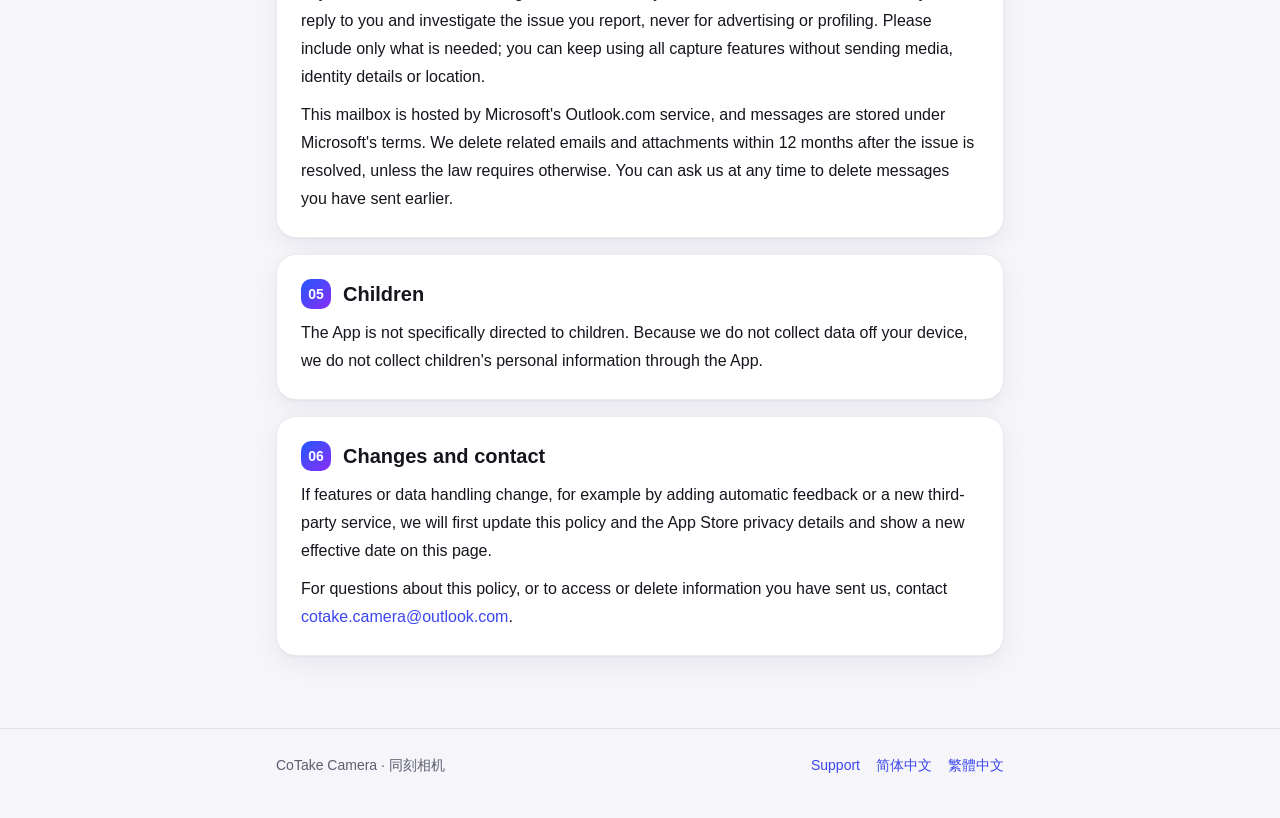
<file: en/privacy/index.html>
<!doctype html>
<html lang="en">
<head>
<meta charset="utf-8">
<meta name="viewport" content="width=device-width, initial-scale=1">
<title>Privacy Policy · CoTake Camera</title>
<meta name="description" content="Privacy Policy for CoTake Camera">
<meta name="theme-color" content="#3b46f0">
<link rel="icon" href="../../favicon.png">
<link rel="apple-touch-icon" href="../../apple-touch-icon.png">
<link rel="stylesheet" href="../../style.css">
<link rel="alternate" hreflang="zh-Hans" href="../../privacy/">
<link rel="alternate" hreflang="zh-Hant" href="../../zh-hant/privacy/">
<link rel="alternate" hreflang="en" href="./">
<link rel="alternate" hreflang="x-default" href="./">
</head>
<body>
<header class="hero">
  <div class="wrap">
    <div class="topbar">
      <a class="mini" href="../"><img src="../../favicon.png" alt="">CoTake Camera</a>
      <nav class="pills"><a href="../">Support</a><a href="../../privacy/" lang="zh-Hans">简体中文</a><a href="../../zh-hant/privacy/" lang="zh-Hant">繁體中文</a></nav>
    </div>
    <div class="hero-body">
      <h1>Privacy Policy</h1>
      <p class="lead">Your captures stay on your iPhone.</p>
      <span class="chip">Effective date: November 6, 2026</span>
    </div>
  </div>
</header>

<main class="content">
  <div class="wrap">
    <div class="highlights">
      <div class="hl">
        <svg viewBox="0 0 24 24" aria-hidden="true"><rect x="7" y="2.5" width="10" height="19" rx="2.5"/><path d="M11 18.5h2"/></svg>
        <h3>On-device only</h3>
        <p>Capture, processing and storage happen on your iPhone. Nothing is uploaded automatically.</p>
      </div>
      <div class="hl">
        <svg viewBox="0 0 24 24" aria-hidden="true"><path d="M12 3l7 3v5c0 4.5-3 8.3-7 10-4-1.7-7-5.5-7-10V6l7-3z"/><path d="M9 12l2 2 4-4"/></svg>
        <h3>No tracking</h3>
        <p>No advertising, analytics or automatic crash-reporting SDKs, and no advertising identifiers.</p>
      </div>
      <div class="hl">
        <svg viewBox="0 0 24 24" aria-hidden="true"><rect x="3" y="5" width="18" height="14" rx="2.5"/><path d="M3.5 6.5L12 13l8.5-6.5"/></svg>
        <h3>Only what you send</h3>
        <p>We only receive information you choose to include when you email us.</p>
      </div>
    </div>

    <section class="card">
      <p class="intro">CoTake Camera (同刻相机, the “App”) is provided by an individual developer whose name is shown on the App Store page (“we”, “us”). The App lets you capture photos and videos, review them in the App and save selected items to the system photo library. The current version is free and has no App accounts, advertising or in-app purchases. This policy applies to CoTake Camera for iOS 1.0 and later until it is updated.</p>
    </section>

    <nav class="card toc" aria-label="Contents">
      <p class="eyebrow">Contents</p>
      <ol>
        <li><a href="#data"><span>01</span>How data is handled</a></li>
        <li><a href="#permissions"><span>02</span>Device permissions</a></li>
        <li><a href="#storage"><span>03</span>Storage and deletion</a></li>
        <li><a href="#contact"><span>04</span>When you contact us</a></li>
        <li><a href="#children"><span>05</span>Children</a></li>
        <li><a href="#changes"><span>06</span>Changes and contact</a></li>
      </ol>
    </nav>

    <div class="policy">
      <section class="card" id="data">
        <h2><span class="num">01</span>How data is handled</h2>
        <p>The App processes camera images, video audio, thumbnails, capture settings and necessary diagnostic records on your device. We do not operate any data upload service and do not automatically receive your media, location or usage records.</p>
        <p>Local processing still involves data. Media files and local records may contain the capture time, device model, software version, camera source, saved orientation and any capture location you choose to record. Diagnostic records may include capture settings, formats, errors, processing times, frame statistics, thermal state, memory, battery level and available storage; they are used only on your device to check files and troubleshoot problems. The App does not use advertising or cross-app identifiers and does not use this information to build user profiles.</p>
        <p>The App also stores a first-launch marker, a count of successful captures and the App versions for which a review was requested in local preferences, to avoid repeated interruptions. These values are never sent to us. Deleting media does not reset them; deleting the App normally removes them, although system backup and restore may retain them.</p>
        <p>Review invitations are handled by Apple's system interface, and Apple decides whether to show one. The App cannot read your star rating or review. You can also open the App Store review page from Settings; that service is provided by Apple.</p>
      </section>

      <section class="card" id="permissions">
        <h2><span class="num">02</span>Device permissions</h2>
        <ul>
          <li><strong>Camera:</strong> Used to preview and capture photos and videos, including the single rear camera, dual rear camera and front/rear composite modes your device supports. Capture is unavailable without camera permission.</li>
          <li><strong>Microphone:</strong> Used to record sound for videos. Video capture requires microphone permission; photo capture does not.</li>
          <li><strong>Photo library (add only):</strong> When you choose to save an item, the App asks for permission to add it to the system photo library. It does not read existing library contents. Denying this permission does not prevent in-app capture, review or keeping the original files. The App stores the save result and the resource identifier returned by the system locally to avoid saving duplicates.</li>
          <li><strong>Location (optional, while using the App):</strong> The Record location switch is off by default and resets to off each time the App starts. If you turn it on and grant permission, the precise or approximate location available at that moment is attached to new media and their local capture records, and may be included in copies saved to the photo library. The App does not track your route or request location in the background. Capture still works if permission is denied, a request times out or no location is available. Turning the switch off does not remove location already stored in existing media or photo-library copies.</li>
          <li><strong>Motion and orientation:</strong> Device gravity is used to keep on-screen controls upright and to determine the saved orientation of media. Raw continuous motion data is not recorded; the derived capture orientation may be stored in the capture configuration.</li>
        </ul>
        <p>You can manage these permissions in system Settings and choose in the App whether new captures include location. Revoking a permission does not automatically delete data that has already been saved.</p>
      </section>

      <section class="card" id="storage">
        <h2><span class="num">03</span>Storage and deletion</h2>
        <p>Photos, videos and capture/diagnostic records are stored in the App's sandbox, and thumbnails in a local cache. Media and capture records have no fixed automatic deletion period; some diagnostic records keep only the latest entry, and thumbnails are gradually pruned under the cache policy.</p>
        <p>Deleting an item in the App removes the selected local photo or video file, but not its paired item or any copy already saved to the photo library. Related capture records, location, save/deletion records, diagnostics and thumbnail cache files may remain. Deleting the App normally removes its entire sandbox; the system “Offload App” option, which keeps data, is not the same as deleting. Manage photo-library copies separately in the Photos app.</p>
        <p>Device backup, restore and iCloud Photos are governed by your system settings and Apple's terms, and may copy or sync media and metadata to other devices or the cloud. The App has no developer-operated cloud backup, and these system services do not give us access to your files. Before sharing media from the App or through Photos, check whether it contains location or other information.</p>
        <p>When you choose to share from the App using the system share sheet, the original photo or video file is provided to the app, person or service you select. The file may retain metadata such as the capture time, device model and any location you chose to record; the App does not automatically remove this metadata before sharing. The recipient handles the file and information under its own rules. Before sharing, check that the selected media and its metadata are appropriate to give to that recipient.</p>
      </section>

      <section class="card" id="contact">
        <h2><span class="num">04</span>When you contact us</h2>
        <p>The App has no automatic feedback upload. The Report a Problem option in Settings only opens your mail app; it does not send anything automatically or attach media, diagnostics or review counters.</p>
        <p>If you email <a href="mailto:cotake.camera@outlook.com">cotake.camera@outlook.com</a>, we receive your email address, your message and any screenshots, media or diagnostic information you choose to attach. We use this only to reply to you and investigate the issue you report, never for advertising or profiling. Please include only what is needed; you can keep using all capture features without sending media, identity details or location.</p>
        <p>This mailbox is hosted by Microsoft's Outlook.com service, and messages are stored under Microsoft's terms. We delete related emails and attachments within 12 months after the issue is resolved, unless the law requires otherwise. You can ask us at any time to delete messages you have sent earlier.</p>
      </section>

      <section class="card" id="children">
        <h2><span class="num">05</span>Children</h2>
        <p>The App is not specifically directed to children. Because we do not collect data off your device, we do not collect children's personal information through the App.</p>
      </section>

      <section class="card" id="changes">
        <h2><span class="num">06</span>Changes and contact</h2>
        <p>If features or data handling change, for example by adding automatic feedback or a new third-party service, we will first update this policy and the App Store privacy details and show a new effective date on this page.</p>
        <p>For questions about this policy, or to access or delete information you have sent us, contact <a href="mailto:cotake.camera@outlook.com">cotake.camera@outlook.com</a>.</p>
      </section>
    </div>
  </div>
</main>

<footer>
  <div class="wrap">
    <span>CoTake Camera · 同刻相机</span>
    <nav><a href="../">Support</a><a href="../../privacy/" lang="zh-Hans">简体中文</a><a href="../../zh-hant/privacy/" lang="zh-Hant">繁體中文</a></nav>
  </div>
</footer>
</body>
</html>
</file>
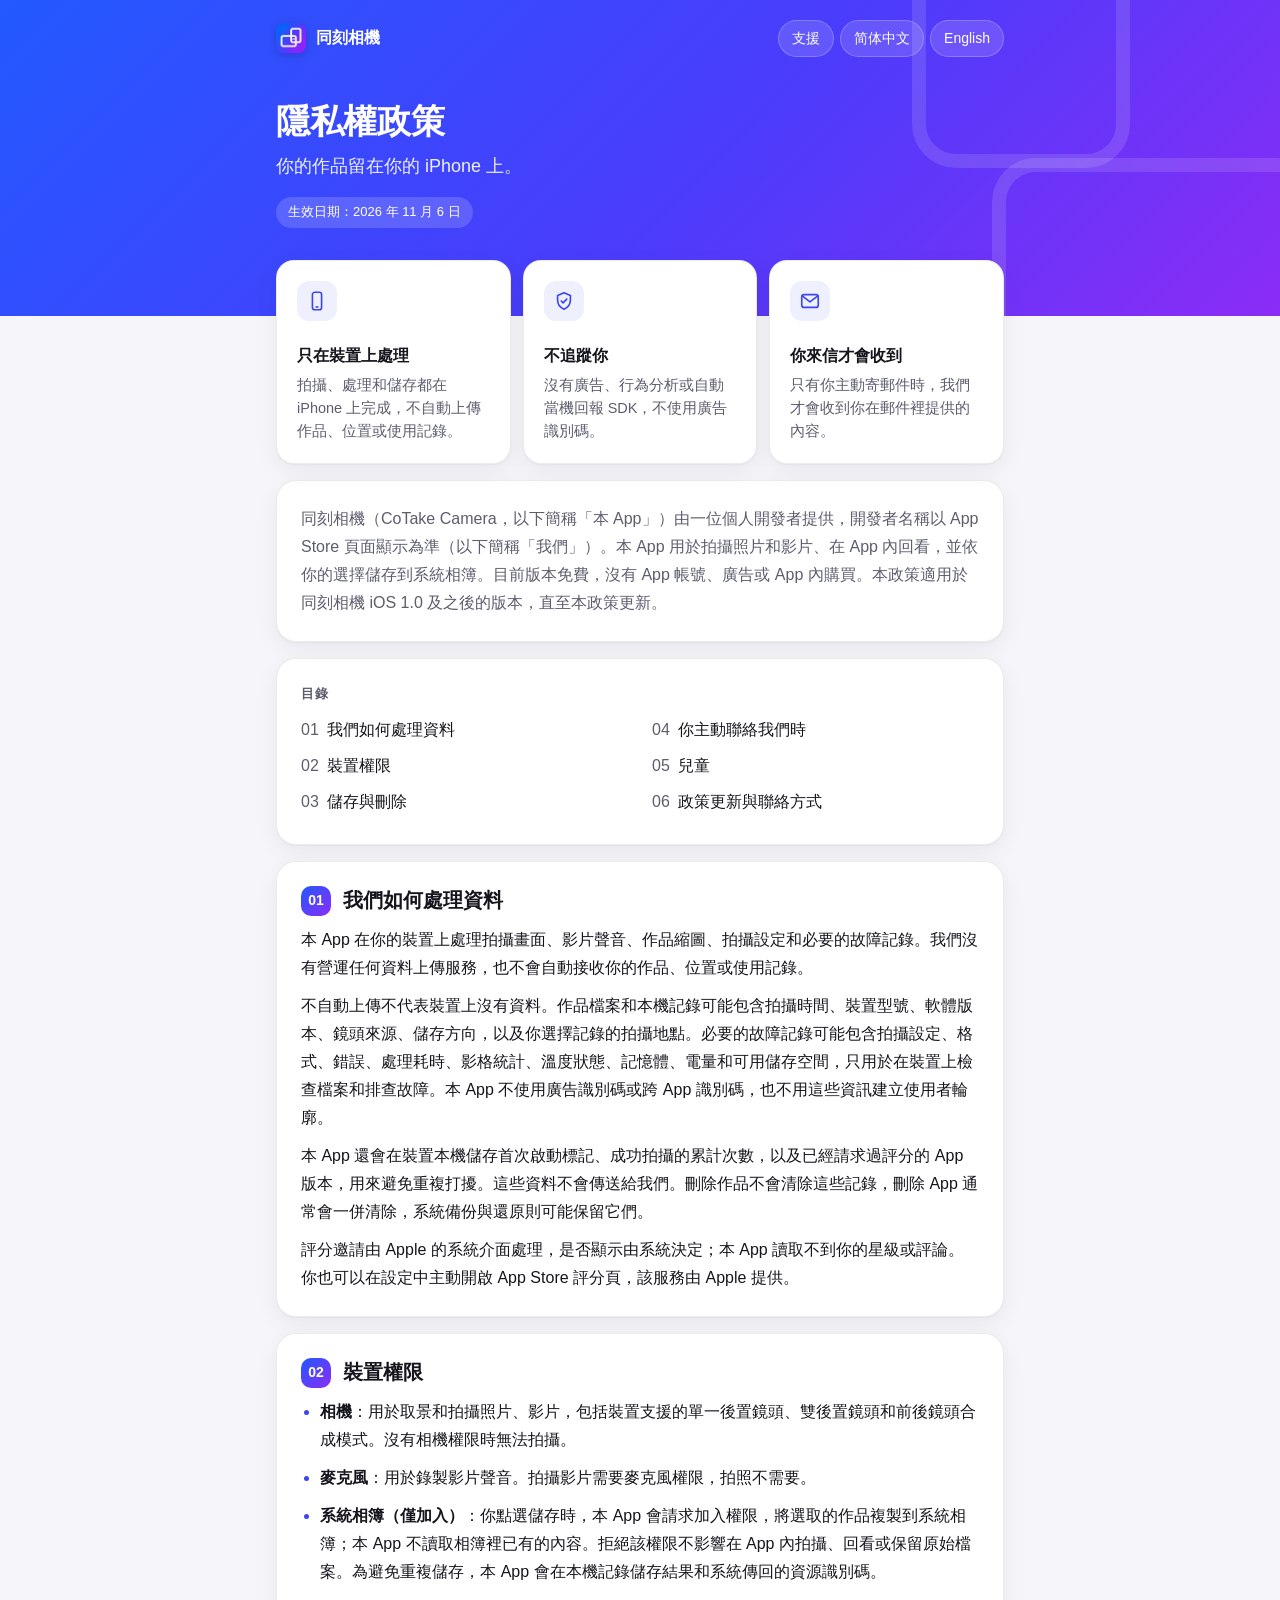
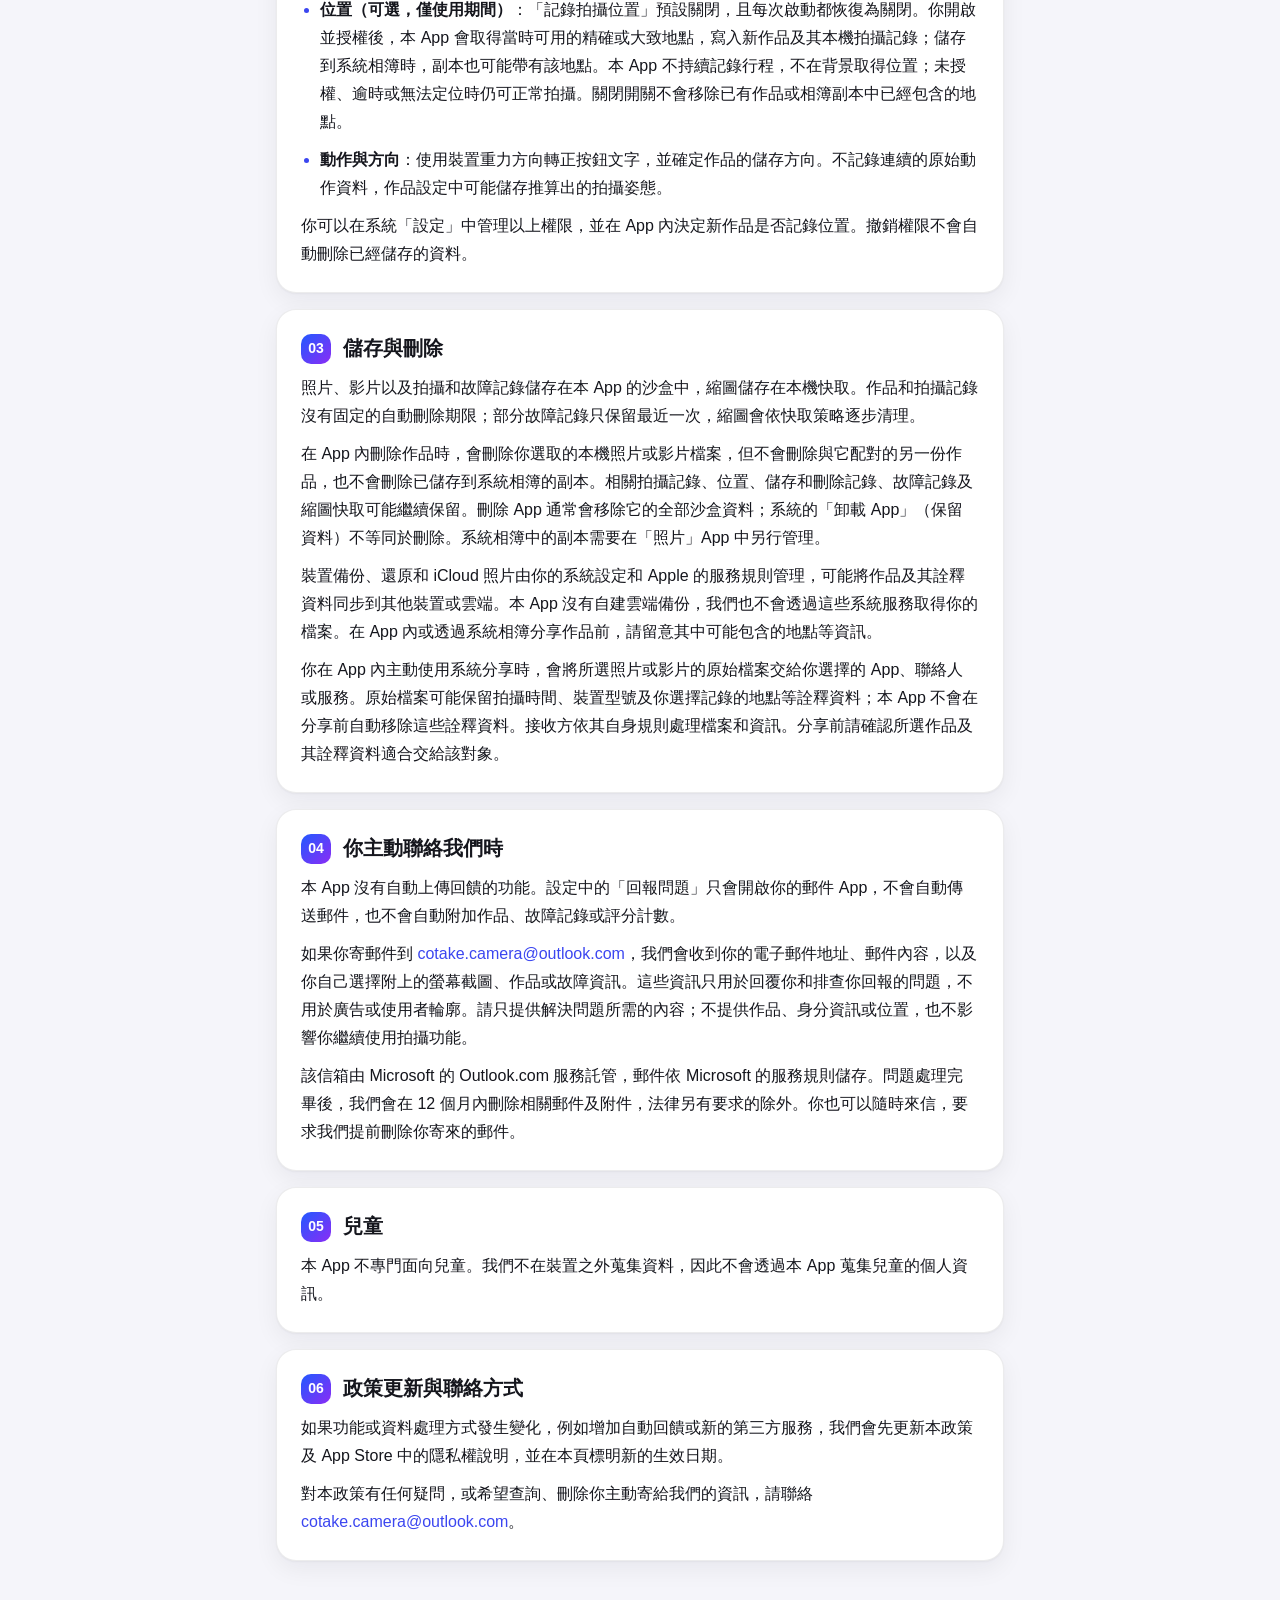
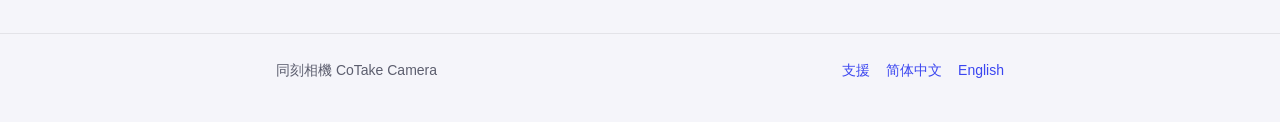
<file: zh-hant/privacy/index.html>
<!doctype html>
<html lang="zh-Hant">
<head>
<meta charset="utf-8">
<meta name="viewport" content="width=device-width, initial-scale=1">
<title>隱私權政策 · 同刻相機</title>
<meta name="description" content="同刻相機（CoTake Camera）隱私權政策">
<meta name="theme-color" content="#3b46f0">
<link rel="icon" href="../../favicon.png">
<link rel="apple-touch-icon" href="../../apple-touch-icon.png">
<link rel="stylesheet" href="../../style.css">
<link rel="alternate" hreflang="zh-Hans" href="../../privacy/">
<link rel="alternate" hreflang="zh-Hant" href="./">
<link rel="alternate" hreflang="en" href="../../en/privacy/">
<link rel="alternate" hreflang="x-default" href="../../en/privacy/">
</head>
<body>
<header class="hero">
  <div class="wrap">
    <div class="topbar">
      <a class="mini" href="../"><img src="../../favicon.png" alt="">同刻相機</a>
      <nav class="pills"><a href="../">支援</a><a href="../../privacy/" lang="zh-Hans">简体中文</a><a href="../../en/privacy/" lang="en">English</a></nav>
    </div>
    <div class="hero-body">
      <h1>隱私權政策</h1>
      <p class="lead">你的作品留在你的 iPhone 上。</p>
      <span class="chip">生效日期：2026 年 11 月 6 日</span>
    </div>
  </div>
</header>

<main class="content">
  <div class="wrap">
    <div class="highlights">
      <div class="hl">
        <svg viewBox="0 0 24 24" aria-hidden="true"><rect x="7" y="2.5" width="10" height="19" rx="2.5"/><path d="M11 18.5h2"/></svg>
        <h3>只在裝置上處理</h3>
        <p>拍攝、處理和儲存都在 iPhone 上完成，不自動上傳作品、位置或使用記錄。</p>
      </div>
      <div class="hl">
        <svg viewBox="0 0 24 24" aria-hidden="true"><path d="M12 3l7 3v5c0 4.5-3 8.3-7 10-4-1.7-7-5.5-7-10V6l7-3z"/><path d="M9 12l2 2 4-4"/></svg>
        <h3>不追蹤你</h3>
        <p>沒有廣告、行為分析或自動當機回報 SDK，不使用廣告識別碼。</p>
      </div>
      <div class="hl">
        <svg viewBox="0 0 24 24" aria-hidden="true"><rect x="3" y="5" width="18" height="14" rx="2.5"/><path d="M3.5 6.5L12 13l8.5-6.5"/></svg>
        <h3>你來信才會收到</h3>
        <p>只有你主動寄郵件時，我們才會收到你在郵件裡提供的內容。</p>
      </div>
    </div>

    <section class="card">
      <p class="intro">同刻相機（CoTake Camera，以下簡稱「本 App」）由一位個人開發者提供，開發者名稱以 App Store 頁面顯示為準（以下簡稱「我們」）。本 App 用於拍攝照片和影片、在 App 內回看，並依你的選擇儲存到系統相簿。目前版本免費，沒有 App 帳號、廣告或 App 內購買。本政策適用於同刻相機 iOS 1.0 及之後的版本，直至本政策更新。</p>
    </section>

    <nav class="card toc" aria-label="目錄">
      <p class="eyebrow">目錄</p>
      <ol>
        <li><a href="#data"><span>01</span>我們如何處理資料</a></li>
        <li><a href="#permissions"><span>02</span>裝置權限</a></li>
        <li><a href="#storage"><span>03</span>儲存與刪除</a></li>
        <li><a href="#contact"><span>04</span>你主動聯絡我們時</a></li>
        <li><a href="#children"><span>05</span>兒童</a></li>
        <li><a href="#changes"><span>06</span>政策更新與聯絡方式</a></li>
      </ol>
    </nav>

    <div class="policy">
      <section class="card" id="data">
        <h2><span class="num">01</span>我們如何處理資料</h2>
        <p>本 App 在你的裝置上處理拍攝畫面、影片聲音、作品縮圖、拍攝設定和必要的故障記錄。我們沒有營運任何資料上傳服務，也不會自動接收你的作品、位置或使用記錄。</p>
        <p>不自動上傳不代表裝置上沒有資料。作品檔案和本機記錄可能包含拍攝時間、裝置型號、軟體版本、鏡頭來源、儲存方向，以及你選擇記錄的拍攝地點。必要的故障記錄可能包含拍攝設定、格式、錯誤、處理耗時、影格統計、溫度狀態、記憶體、電量和可用儲存空間，只用於在裝置上檢查檔案和排查故障。本 App 不使用廣告識別碼或跨 App 識別碼，也不用這些資訊建立使用者輪廓。</p>
        <p>本 App 還會在裝置本機儲存首次啟動標記、成功拍攝的累計次數，以及已經請求過評分的 App 版本，用來避免重複打擾。這些資料不會傳送給我們。刪除作品不會清除這些記錄，刪除 App 通常會一併清除，系統備份與還原則可能保留它們。</p>
        <p>評分邀請由 Apple 的系統介面處理，是否顯示由系統決定；本 App 讀取不到你的星級或評論。你也可以在設定中主動開啟 App Store 評分頁，該服務由 Apple 提供。</p>
      </section>

      <section class="card" id="permissions">
        <h2><span class="num">02</span>裝置權限</h2>
        <ul>
          <li><strong>相機</strong>：用於取景和拍攝照片、影片，包括裝置支援的單一後置鏡頭、雙後置鏡頭和前後鏡頭合成模式。沒有相機權限時無法拍攝。</li>
          <li><strong>麥克風</strong>：用於錄製影片聲音。拍攝影片需要麥克風權限，拍照不需要。</li>
          <li><strong>系統相簿（僅加入）</strong>：你點選儲存時，本 App 會請求加入權限，將選取的作品複製到系統相簿；本 App 不讀取相簿裡已有的內容。拒絕該權限不影響在 App 內拍攝、回看或保留原始檔案。為避免重複儲存，本 App 會在本機記錄儲存結果和系統傳回的資源識別碼。</li>
          <li><strong>位置（可選，僅使用期間）</strong>：「記錄拍攝位置」預設關閉，且每次啟動都恢復為關閉。你開啟並授權後，本 App 會取得當時可用的精確或大致地點，寫入新作品及其本機拍攝記錄；儲存到系統相簿時，副本也可能帶有該地點。本 App 不持續記錄行程，不在背景取得位置；未授權、逾時或無法定位時仍可正常拍攝。關閉開關不會移除已有作品或相簿副本中已經包含的地點。</li>
          <li><strong>動作與方向</strong>：使用裝置重力方向轉正按鈕文字，並確定作品的儲存方向。不記錄連續的原始動作資料，作品設定中可能儲存推算出的拍攝姿態。</li>
        </ul>
        <p>你可以在系統「設定」中管理以上權限，並在 App 內決定新作品是否記錄位置。撤銷權限不會自動刪除已經儲存的資料。</p>
      </section>

      <section class="card" id="storage">
        <h2><span class="num">03</span>儲存與刪除</h2>
        <p>照片、影片以及拍攝和故障記錄儲存在本 App 的沙盒中，縮圖儲存在本機快取。作品和拍攝記錄沒有固定的自動刪除期限；部分故障記錄只保留最近一次，縮圖會依快取策略逐步清理。</p>
        <p>在 App 內刪除作品時，會刪除你選取的本機照片或影片檔案，但不會刪除與它配對的另一份作品，也不會刪除已儲存到系統相簿的副本。相關拍攝記錄、位置、儲存和刪除記錄、故障記錄及縮圖快取可能繼續保留。刪除 App 通常會移除它的全部沙盒資料；系統的「卸載 App」（保留資料）不等同於刪除。系統相簿中的副本需要在「照片」App 中另行管理。</p>
        <p>裝置備份、還原和 iCloud 照片由你的系統設定和 Apple 的服務規則管理，可能將作品及其詮釋資料同步到其他裝置或雲端。本 App 沒有自建雲端備份，我們也不會透過這些系統服務取得你的檔案。在 App 內或透過系統相簿分享作品前，請留意其中可能包含的地點等資訊。</p>
        <p>你在 App 內主動使用系統分享時，會將所選照片或影片的原始檔案交給你選擇的 App、聯絡人或服務。原始檔案可能保留拍攝時間、裝置型號及你選擇記錄的地點等詮釋資料；本 App 不會在分享前自動移除這些詮釋資料。接收方依其自身規則處理檔案和資訊。分享前請確認所選作品及其詮釋資料適合交給該對象。</p>
      </section>

      <section class="card" id="contact">
        <h2><span class="num">04</span>你主動聯絡我們時</h2>
        <p>本 App 沒有自動上傳回饋的功能。設定中的「回報問題」只會開啟你的郵件 App，不會自動傳送郵件，也不會自動附加作品、故障記錄或評分計數。</p>
        <p>如果你寄郵件到 <a href="mailto:cotake.camera@outlook.com">cotake.camera@outlook.com</a>，我們會收到你的電子郵件地址、郵件內容，以及你自己選擇附上的螢幕截圖、作品或故障資訊。這些資訊只用於回覆你和排查你回報的問題，不用於廣告或使用者輪廓。請只提供解決問題所需的內容；不提供作品、身分資訊或位置，也不影響你繼續使用拍攝功能。</p>
        <p>該信箱由 Microsoft 的 Outlook.com 服務託管，郵件依 Microsoft 的服務規則儲存。問題處理完畢後，我們會在 12 個月內刪除相關郵件及附件，法律另有要求的除外。你也可以隨時來信，要求我們提前刪除你寄來的郵件。</p>
      </section>

      <section class="card" id="children">
        <h2><span class="num">05</span>兒童</h2>
        <p>本 App 不專門面向兒童。我們不在裝置之外蒐集資料，因此不會透過本 App 蒐集兒童的個人資訊。</p>
      </section>

      <section class="card" id="changes">
        <h2><span class="num">06</span>政策更新與聯絡方式</h2>
        <p>如果功能或資料處理方式發生變化，例如增加自動回饋或新的第三方服務，我們會先更新本政策及 App Store 中的隱私權說明，並在本頁標明新的生效日期。</p>
        <p>對本政策有任何疑問，或希望查詢、刪除你主動寄給我們的資訊，請聯絡 <a href="mailto:cotake.camera@outlook.com">cotake.camera@outlook.com</a>。</p>
      </section>
    </div>
  </div>
</main>

<footer>
  <div class="wrap">
    <span>同刻相機 CoTake Camera</span>
    <nav><a href="../">支援</a><a href="../../privacy/" lang="zh-Hans">简体中文</a><a href="../../en/privacy/" lang="en">English</a></nav>
  </div>
</footer>
</body>
</html>
</file>
<file: style.css>
:root {
  --brand-1: #2259ff;
  --brand-2: #8b2cf5;
  --cream: #fdf8ec;
  --bg: #f5f5fa;
  --surface: #ffffff;
  --text: #15161d;
  --muted: #5c5e6e;
  --line: rgba(21, 22, 29, 0.08);
  --accent: #3b46f0;
  --accent-soft: rgba(59, 70, 240, 0.08);
  --shadow: 0 1px 2px rgba(21, 22, 29, 0.04), 0 8px 24px rgba(21, 22, 29, 0.06);
  color-scheme: light;
}
@media (prefers-color-scheme: dark) {
  :root {
    --bg: #0d0d13;
    --surface: #17171f;
    --text: #ececf3;
    --muted: #a3a4b5;
    --line: rgba(255, 255, 255, 0.08);
    --accent: #95a0ff;
    --accent-soft: rgba(149, 160, 255, 0.12);
    --shadow: 0 1px 2px rgba(0, 0, 0, 0.3), 0 8px 24px rgba(0, 0, 0, 0.35);
    color-scheme: dark;
  }
}

* { box-sizing: border-box; }
html { -webkit-text-size-adjust: 100%; scroll-behavior: smooth; }
body {
  margin: 0;
  background: var(--bg);
  color: var(--text);
  font: 16px/1.75 -apple-system, BlinkMacSystemFont, "SF Pro Text", "PingFang SC", "Hiragino Sans GB", "Helvetica Neue", "Microsoft YaHei", sans-serif;
  -webkit-font-smoothing: antialiased;
}
a { color: var(--accent); text-decoration: none; }
a:hover { text-decoration: underline; text-underline-offset: 3px; }
.wrap { max-width: 760px; margin: 0 auto; padding: 0 16px; }

/* Hero */
.hero {
  position: relative;
  overflow: hidden;
  color: #fff;
  background: linear-gradient(135deg, var(--brand-1) 0%, #4b3cfb 55%, var(--brand-2) 100%);
  padding: 20px 0 88px;
}
.hero::before, .hero::after {
  content: "";
  position: absolute;
  border: 14px solid rgba(253, 248, 236, 0.12);
  border-radius: 44px;
  pointer-events: none;
}
.hero::before { width: 300px; height: 200px; right: -40px; bottom: -70px; }
.hero::after { width: 190px; height: 290px; right: 150px; top: -150px; }
.topbar { position: relative; z-index: 1; display: flex; justify-content: space-between; align-items: center; gap: 12px; }
.mini { display: inline-flex; align-items: center; gap: 10px; color: #fff; font-weight: 600; font-size: 16px; white-space: nowrap; flex-shrink: 0; }
.mini:hover { text-decoration: none; }
.mini img { width: 30px; height: 30px; border-radius: 8px; box-shadow: 0 2px 8px rgba(0, 0, 0, 0.18); }
.pills { display: flex; gap: 6px; flex-wrap: wrap; justify-content: flex-end; }
.pills a {
  color: #fff;
  font-size: 14px;
  padding: 5px 13px;
  border-radius: 999px;
  background: rgba(255, 255, 255, 0.14);
  border: 1px solid rgba(255, 255, 255, 0.22);
}
.pills a:hover { background: rgba(255, 255, 255, 0.24); text-decoration: none; }
.hero-body { position: relative; z-index: 1; padding-top: 44px; }
.app-icon {
  width: 88px; height: 88px;
  border-radius: 22px;
  box-shadow: 0 10px 30px rgba(20, 10, 80, 0.35), 0 0 0 1px rgba(255, 255, 255, 0.25);
  display: block;
  margin-bottom: 20px;
}
.hero h1 { margin: 0; font-size: 34px; line-height: 1.2; letter-spacing: -0.01em; font-weight: 700; }
.hero .lead { margin: 10px 0 0; font-size: 18px; opacity: 0.92; }
.hero .sub { margin: 6px 0 0; font-size: 15px; opacity: 0.75; }
.chip {
  display: inline-block;
  margin-top: 14px;
  font-size: 13px;
  padding: 4px 12px;
  border-radius: 999px;
  background: rgba(255, 255, 255, 0.16);
}

/* Content */
.content { position: relative; margin-top: -56px; padding-bottom: 56px; }
.card {
  background: var(--surface);
  border: 1px solid var(--line);
  border-radius: 20px;
  box-shadow: var(--shadow);
  padding: 24px;
  margin-bottom: 16px;
}
.card > :first-child { margin-top: 0; }
.card > :last-child { margin-bottom: 0; }
.eyebrow { font-size: 13px; font-weight: 600; letter-spacing: 0.04em; color: var(--muted); text-transform: uppercase; margin: 0 0 6px; }
.section-title { font-size: 22px; line-height: 1.3; margin: 40px 4px 14px; letter-spacing: -0.01em; }
p { margin: 10px 0; }

/* Contact */
.contact { display: flex; flex-wrap: wrap; align-items: center; justify-content: space-between; gap: 16px; }
.contact .addr { font-size: 20px; font-weight: 600; color: var(--text); word-break: break-all; margin: 0; }
.contact .note { color: var(--muted); font-size: 15px; margin: 6px 0 0; }
.actions { display: flex; gap: 8px; flex-wrap: wrap; }
.btn {
  display: inline-flex; align-items: center; justify-content: center;
  font: inherit; font-size: 15px; font-weight: 600;
  padding: 10px 18px; border-radius: 12px; cursor: pointer;
  border: 1px solid transparent;
}
.btn:hover { text-decoration: none; }
.btn-primary { color: #fff; background: linear-gradient(135deg, var(--brand-1), var(--brand-2)); }
.btn-primary:hover { filter: brightness(1.08); }
.btn-ghost { color: var(--accent); background: var(--accent-soft); }

/* Checklist */
.checks { list-style: none; padding: 0; margin: 4px 0 0; }
.checks li { position: relative; padding-left: 32px; margin: 12px 0; }
.checks li::before {
  content: "";
  position: absolute; left: 0; top: 4px;
  width: 20px; height: 20px; border-radius: 50%;
  background: var(--accent-soft) url("data:image/svg+xml,%3Csvg xmlns='http://www.w3.org/2000/svg' viewBox='0 0 20 20'%3E%3Cpath d='M6 10.2l2.6 2.6L14 7.4' fill='none' stroke='%235b63f5' stroke-width='2' stroke-linecap='round' stroke-linejoin='round'/%3E%3C/svg%3E") center / 20px no-repeat;
}
.hint { color: var(--muted); font-size: 15px; border-top: 1px solid var(--line); padding-top: 14px; margin-top: 16px; }

/* FAQ */
.faq details {
  background: var(--surface);
  border: 1px solid var(--line);
  border-radius: 16px;
  box-shadow: var(--shadow);
  margin-bottom: 10px;
}
.faq summary {
  list-style: none;
  cursor: pointer;
  padding: 16px 52px 16px 20px;
  font-weight: 600;
  position: relative;
}
.faq summary::-webkit-details-marker { display: none; }
.faq summary::after {
  content: "";
  position: absolute; right: 20px; top: 50%;
  width: 9px; height: 9px;
  border-right: 2px solid var(--muted); border-bottom: 2px solid var(--muted);
  transform: translateY(-70%) rotate(45deg);
  transition: transform 0.2s ease;
}
.faq details[open] summary::after { transform: translateY(-30%) rotate(-135deg); }
.faq details > div { padding: 0 20px 16px; color: var(--muted); }
.faq details > div p { margin: 0; }
.faq strong { color: var(--text); }

/* Privacy */
.highlights { display: grid; grid-template-columns: repeat(3, 1fr); gap: 12px; margin-bottom: 16px; }
.hl { background: var(--surface); border: 1px solid var(--line); border-radius: 18px; box-shadow: var(--shadow); padding: 20px; }
.hl svg {
  width: 40px; height: 40px; padding: 9px; border-radius: 12px;
  background: var(--accent-soft); stroke: var(--accent); fill: none;
  stroke-width: 1.8; stroke-linecap: round; stroke-linejoin: round;
}
.hl h3 { font-size: 16px; margin: 12px 0 4px; }
.hl p { margin: 0; color: var(--muted); font-size: 14.5px; line-height: 1.6; }
.toc ol { margin: 0; padding: 0; list-style: none; columns: 2; column-gap: 24px; }
.toc li { margin: 0; padding: 4px 0; break-inside: avoid; }
.toc a { color: var(--text); }
.toc a:hover { color: var(--accent); }
.toc span { display: inline-block; width: 26px; color: var(--muted); font-variant-numeric: tabular-nums; }
.policy section { scroll-margin-top: 16px; }
.policy h2 { display: flex; align-items: center; gap: 12px; font-size: 20px; line-height: 1.35; margin: 0 0 6px; }
.num {
  flex: none;
  width: 30px; height: 30px; border-radius: 10px;
  display: inline-flex; align-items: center; justify-content: center;
  font-size: 14px; color: #fff;
  background: linear-gradient(135deg, var(--brand-1), var(--brand-2));
}
.policy ul { padding-left: 1.2em; margin: 10px 0; }
.policy li { margin: 10px 0; }
.policy li::marker { color: var(--accent); }
.intro { color: var(--muted); }

footer { border-top: 1px solid var(--line); padding: 24px 0 40px; color: var(--muted); font-size: 14px; }
footer .wrap { display: flex; flex-wrap: wrap; gap: 8px 20px; justify-content: space-between; }
footer nav { display: flex; gap: 16px; flex-wrap: wrap; }

@media (max-width: 640px) {
  .hero { padding-bottom: 80px; }
  .hero-body { padding-top: 32px; }
  .hero h1 { font-size: 28px; }
  .app-icon { width: 72px; height: 72px; border-radius: 18px; }
  .hero::after { right: 40px; }
  .card { padding: 20px; border-radius: 18px; }
  .highlights { grid-template-columns: 1fr; gap: 10px; }
  .hl { display: grid; grid-template-columns: 40px 1fr; column-gap: 14px; align-items: start; padding: 16px; }
  .hl svg { grid-row: span 2; }
  .hl h3 { margin: 0 0 2px; line-height: 1.4; }
  .toc ol { columns: 1; }
  .contact .actions { width: 100%; }
  .contact .btn { flex: 1; }
}
</file>
